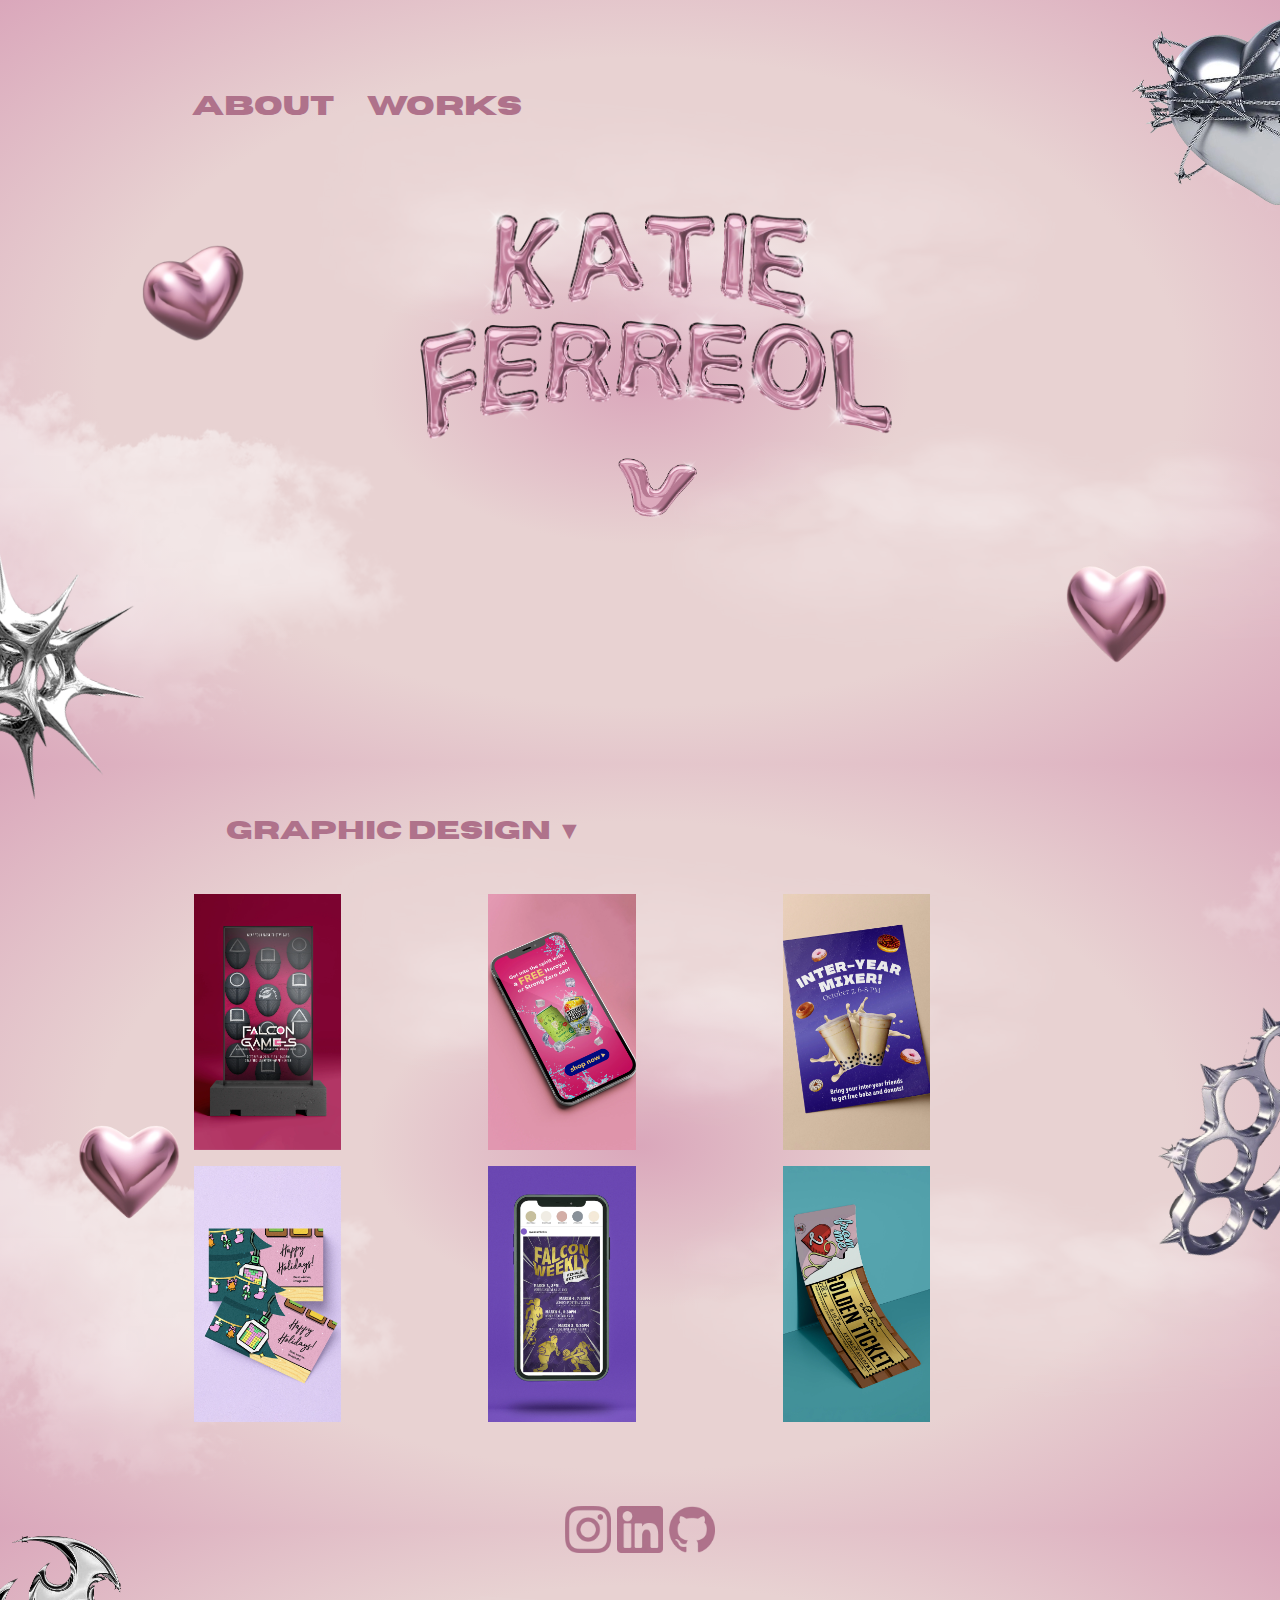
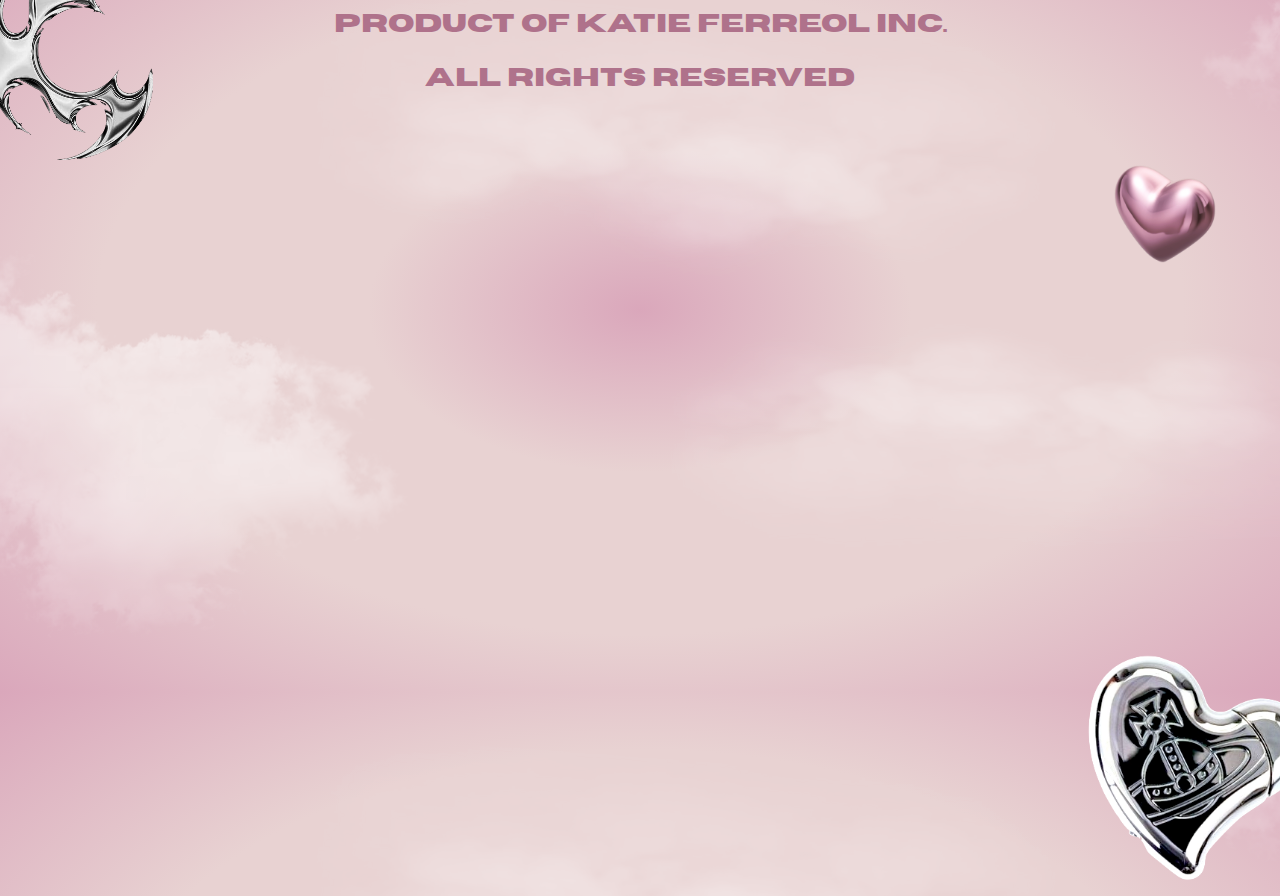
<file: index.html>
<!Doctype HTML>
<html lang="en">
	<head>
		<title>Katie's Portfolio</title>
        <link rel="stylesheet" type="text/css" href="css/styles.css">
        <link rel="icon" type="image/x-icon" href="img/favicon.ico">
        <link href="https://cdn.jsdelivr.net/npm/bootstrap@5.1.3/dist/css/bootstrap.min.css" rel="stylesheet" integrity="sha384-1BmE4kWBq78iYhFldvKuhfTAU6auU8tT94WrHftjDbrCEXSU1oBoqyl2QvZ6jIW3" crossorigin="anonymous">
        <link href="https://unpkg.com/aos@2.3.1/dist/aos.css" rel="stylesheet">
        <script src="js/jquery-3.5.1.min.js"></script>
        <script src="https://unpkg.com/aos@2.3.1/dist/aos.js"></script>
        <meta name="viewport" content="width=device-width, initial-scale=1.0">
        <meta charset="UTF-8">
	</head>

    <body>
        <script>
            AOS.init();
        </script>

        <div class="a">
            <ul class="navigation">
                <li><a href="about.html" aria-label="Home Page">About</a></li>
                <li><a href="#works" aria-label="Works Page" class="currentLink">Works</a></li>
            </ul>
        </div>
        
        <header  data-aos="fade-up" data-aos-duration="1500" class="b">
            <div class="floating center">
                <img src="img/logo.webp" id="name" alt="Page Logo">
            </div>
            <div class="floating center">
                <a href="#works" aria-label="List of Works"><img src="img/arrowDown.webp" id="arrow" alt="Logo Arrow"></a>
            </div>
        </header>

        <div class="c">
            <section class="dropdown">
                <button class="dropbtn" id="title">Graphic Design ▼</button>
                <div class="dropdown-content">
                    <a id="one">Graphic Design</a>
                    <a id="two">Web Design</a>
                    <a id="three">Game Design</a>
                    <a id="four">Video Editing</a>
                    <a id="five">Illustration</a>
                </div>
            </section>

            <div id="works">
                <div id="graphicDesign">
                    <section class="listContainer">
                        <div class="listItem">
                            <div class="container">
                                <img src="img/gd1.webp" alt="Graphic Design 1" class="image">
                                <a href="falconGames.html" aria-label="Falcon Games Page"><div class="overlay"><div class="text">Falcon Games<br>(2021)</div></div></a>
                            </div>
                        </div>
                        <div class="listItem">
                            <div class="container">
                                <img src="img/gd2.webp" alt="Graphic Design 2" class="image">
                                <a href="foodPanda.html" aria-label="Foodpanda Page"><div class="overlay"><div class="text">Foodpanda<br>(2021)</div></div></a>
                            </div>
                        </div>
                        <div class="listItem">
                            <div class="container">
                                <img src="img/gd3.webp" alt="Graphic Design 3" class="image">
                                <a href="programmingBoard.html" aria-label="Programming Board Page"><div class="overlay"><div class="text">Events Board<br>(2020-2021)</div></div></a>
                            </div>
                        </div>
                        <div class="listItem">
                            <div class="container">
                                <img src="img/gd4.webp" alt="Graphic Design 4" class="image">
                                <a href="imagiLabs.html" aria-label="imagiLabs Page"><div class="overlay"><div class="text">Imagilabs Co.<br>(2020)</div></div></a>
                            </div>
                        </div>
                        <div class="listItem">
                            <div class="container">
                                <img src="img/gd5.webp" alt="Graphic Design 4" class="image">
                                <a href="athletics.html" aria-label="Athletics Page"><div class="overlay"><div class="text">NYUAD Athletics<br>(2020)</div></div></a>
                            </div>
                        </div>
                        <div class="listItem">
                            <div class="container">
                                <img src="img/gd6.webp" alt="Graphic Design 5" class="image">
                                <a href="fromMe2U.html" aria-label="From Me 2 U Page"><div class="overlay"><div class="text">From Me<br>2 U<br>(2018)</div></div></a>
                            </div>
                        </div>
                    </section>
                </div>

                <div id="webDesign" style="display:none">
                    <section class="listContainer" id="works">
                        <div class="listItem">
                            <div class="container">
                                <img src="img/wd1.webp" alt="Web Design 1" class="image">
                                <a href="aboutKatie.html" aria-label="About Katie Page"><div class="overlay"><div class="text">About Katie<br>(2022)</div></div></a>
                            </div>
                        </div>
                        <div class="listItem">
                            <div class="container">
                                <img src="img/wd2.webp" alt="Web Design 2" class="image">
                                <a href="keyboardKulture.html" aria-label="Keyboard Kulture Page"><div class="overlay"><div class="text">Keyboard Kulture<br>(2022)</div></div></a>
                            </div>
                        </div>
                        <div class="listItem">
                            <div class="container">
                                <img src="img/wd3.webp" alt="Web Design 3" class="image">
                                <a href="portfolio.html" aria-label="Portfolio Page"><div class="overlay"><div class="text">Github Portfolio<br>(2020)</div></div></a>
                            </div>
                        </div>
                        <div class="listItem">
                            <div class="container">
                                <img src="img/wd4.webp" alt="Web Design 4" class="image">
                                <a href="memorabilia.html" aria-label="Memorabilia Page"><div class="overlay"><div class="text">Memorabilia<br>(2021)</div></div></a>
                            </div>
                        </div>
                        <div class="listItem">
                            <div class="container">
                                <img src="img/wd5.webp" alt="Web Design 4" class="image">
                                <a href="vengeance.html" aria-label="Vengeance Page"><div class="overlay"><div class="text">Vengeance<br>(2020)</div></div></a>
                            </div>
                        </div>
                    </section>
                </div>

                <div id="video" style="display:none">
                    <section class="listContainer" id="works">
                        <div class="listItem">
                            <div class="container">
                                <img src="img/video1.webp" alt="Web Design 1" class="image">
                                <a href="https://youtu.be/Cd3Ei0t9PLg" target="_blank" aria-label="About Katie Page"><div class="overlay1"><div class="text">
                                    Release year: 2020<br><br>Two NYUAD students explore the possible combinations of the Dining Hall menu while reminiscing on their favorite national dishes.<br><br>Roles: Director, Editor, Cameraman</div></div></a>
                            </div>
                        </div>
                        <div class="listItem">
                            <div class="container">
                                <img src="img/video2.webp" alt="Web Design 2" class="image">
                                <a href="https://youtu.be/gpSf4K1ciUw" target="_blank" aria-label="Keyboard Kulture Page"><div class="overlay1"><div class="text">
                                    Release year: 2019<br><br>After getting in a car accident that takes her hearing, a high school girl must navigate her new life in a world of silence.<br><br>Roles: Editor, Actress</div></div></a>
                            </div>
                        </div>
                        <div class="listItem">
                            <div class="container">
                                <img src="img/video3.webp" alt="Web Design 3" class="image">
                                <a href="https://vimeo.com/432189850" target="_blank" aria-label="Memorabilia Page"><div class="overlay1"><div class="text">
                                    Release year: 2020<br><br>Told in the pandemic era, three friends take part in an online truth or dare website. Little do they know, things will get deadly.<br><br>Roles: Director, Editor, Actress</div></div></a>
                            </div>
                        </div>
                        <div class="listItem">
                            <div class="container">
                                <img src="img/video4.webp" alt="Web Design 4" class="image">
                                <a href="https://youtu.be/h95adoL1Bx0" target="_blank" aria-label="Portfolio Page"><div class="overlay1"><div class="text">
                                    Release year: 2019<br><br>An aspiring journalist tackles political dangers and severed family ties under the infamous Marcos dictatorship.<br><br>Roles: Editor, Actress</div></div></a>
                            </div>
                        </div>
                        <div class="listItem">
                            <div class="container">
                                <img src="img/video5.webp" alt="Web Design 4" class="image">
                                <a href="https://youtu.be/4z0iylf7MC4" target="_blank" aria-label="Vengeance Page"><div class="overlay1"><div class="text">
                                    Release year: 2020<br><br>A travel video of my January term in Addis Ababa and Gondar, Ethiopia, with the Ethiopian Educational Foundation.<br><br>Roles: Editor, Cameraman</div></div></a>
                            </div>
                        </div>
                        <div class="listItem">
                            <div class="container">
                                <img src="img/video6.webp" alt="Web Design 4" class="image">
                                <a href="https://www.youtube.com/channel/UCIMQMpLUOpkkZj0aeIW9qpw" target="_blank" aria-label="Kaytunay Page"><div class="overlay1"><div class="text">
                                    Release year: 2022<br><br>My YouTube Channel of my daily adventures, which blew up thanks to my posted TikTok that garnered 150,000 likes.<br><br>Roles: Editor, Cameraman</div></div></a>
                            </div>
                        </div>
                    </section>
                </div>

                <div id="illustration" style="display:none">
                    <section class="listContainer" id="works">
                        <div class="listItem">
                            <div class="container">
                                <img src="img/ill1.webp" alt="Illustration 1" class="image">
                                <a href="gazelle.html" aria-label="NYUAD Gazelle Page"><div class="overlay"><div class="text">NYUAD Gazelle<br>(2020-2021)</div></div></a>
                            </div>
                        </div>
                        <div class="listItem">
                            <div class="container">
                                <img src="img/ill2.webp" alt="Illustration 2" class="image">
                                <a href="leeJieun.html" aria-label="Lee Jieun Page"><div class="overlay"><div class="text">Lee Jieun<br>(2020)</div></div></a>
                            </div>
                        </div>
                        <div class="listItem">
                            <div class="container">
                                <img src="img/ill3.webp" alt="Illustration 3" class="image">
                                <a href="programmingBoard.html" aria-label="Programming Board Page"><div class="overlay"><div class="text">Events Board<br>(2020-2021)</div></div></a>
                            </div>
                        </div>
                    </section>
                </div>
            </div>
        </div>

        <footer class="d center">
            <a href="https://www.instagram.com/ferreolkatie/?hl=en" aria-label="Instagram Page"><img src="img/instagram.webp" alt="Instagram Logo" ></a>
            <a href="https://www.linkedin.com/in/kathleen-marie-katie-ferreol-2a06711b8/" aria-label="LinkedIn Page"><img src="img/linkedin.webp" alt="Linkedin Logo"></a>
            <a href="https://github.com/katieferreol" aria-label="Github Page"><img src="img/github.webp" alt="Github Logo"></a>
            <p>Product of Katie Ferreol inc.</p>
            <p>All rights reserved</p>
        </footer>	

        <div class="hearts">
            <img class="floating" id="pinkHeart1" src="img/pinkHeart1.webp" alt="Pink Heart">
            <img class="floating" id="pinkHeart2" src="img/pinkHeart2.webp" alt="Pink Heart">
            <img class="floating" id="pinkHeart3" src="img/pinkHeart3.webp" alt="Pink Heart">
            <img class="floating" id="pinkHeart4" src="img/pinkHeart4.webp" alt="Pink Heart">
        </div>

        <div class="backgroundItems">    
            <img id="silver1" src="img/silver1.webp" alt="Silver Heart">
            <img id="silver2" src="img/silver2.webp" alt="Silver Ball">
            <img id="silver3" src="img/silver3.webp" alt="Silver Knuckle">
            <img id="silver4" src="img/silver4.webp" alt="Silver Star">
            <img id="silver5" src="img/silver5.webp" alt="Silver Heart 2">
        </div>

        <script src="js/home.js"></script>

    </body>

</html>
</file>
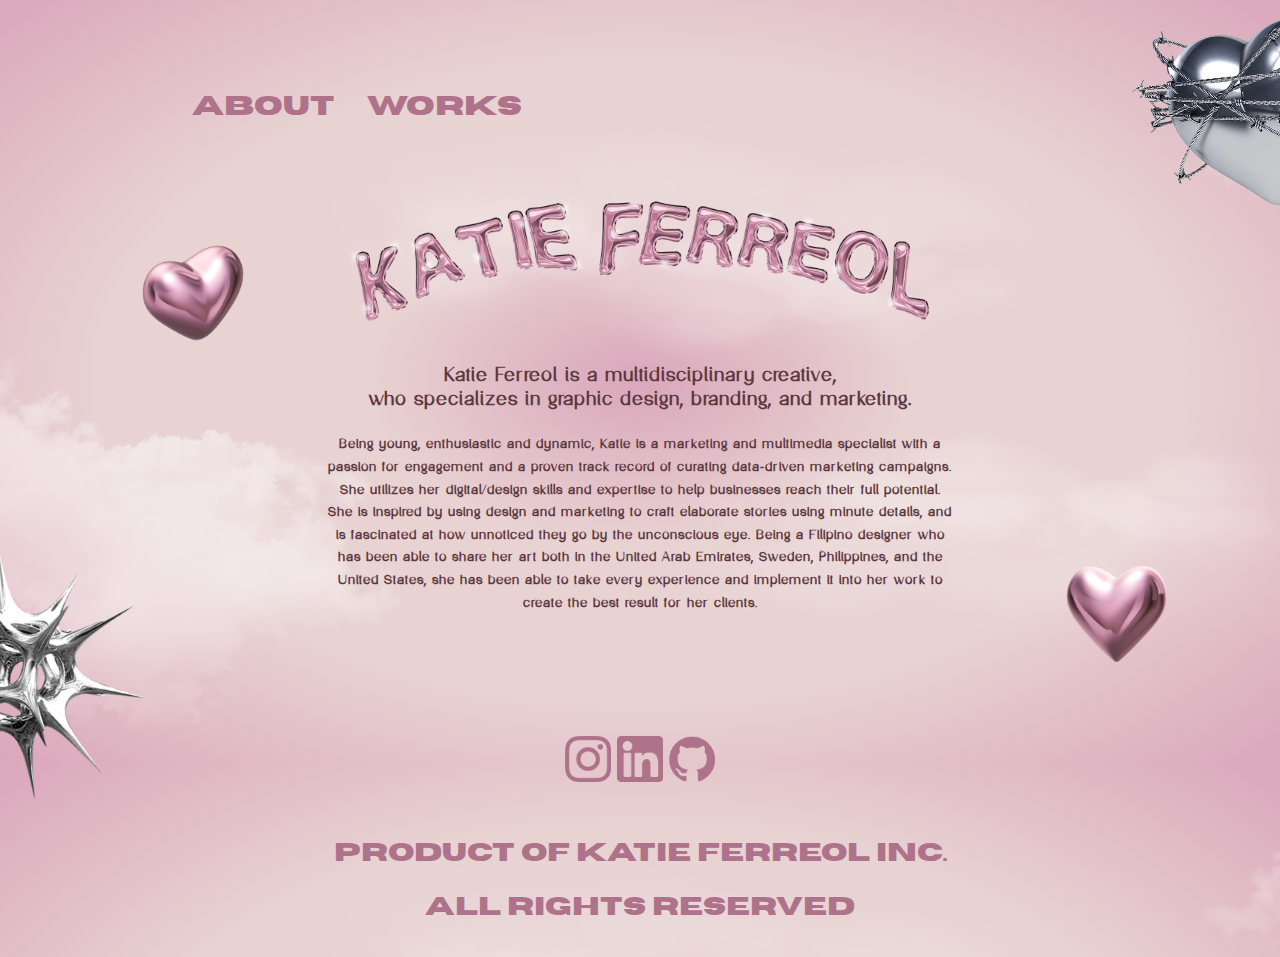
<file: about.html>
<!Doctype HTML>
<html lang="en">
	<head>
		<title>Katie's Portfolio</title>
        <link rel="stylesheet" type="text/css" href="css/styles.css">
        <link rel="icon" type="image/x-icon" href="img/favicon.ico">
        <link href="https://cdn.jsdelivr.net/npm/bootstrap@5.1.3/dist/css/bootstrap.min.css" rel="stylesheet" integrity="sha384-1BmE4kWBq78iYhFldvKuhfTAU6auU8tT94WrHftjDbrCEXSU1oBoqyl2QvZ6jIW3" crossorigin="anonymous">
        <script src="js/jquery-3.5.1.min.js"></script>
        <link href="https://unpkg.com/aos@2.3.1/dist/aos.css" rel="stylesheet">
        <meta name="viewport" content="width=device-width, initial-scale=1.0">
        <script src="https://unpkg.com/aos@2.3.1/dist/aos.js"></script>
        <meta charset="UTF-8">
	</head>

    <body>

        <div class="a">
            <ul class="navigation">
                <li><a href="#" aria-label="Home Page" class="currentLink">About</a></li>
                <li><a href="index.html#works" aria-label="Works Page">Works</a></li>
            </ul>
        </div>
        
        <header class="b">
            <div class="center">
                <img src="img/aboutlogo.webp" id="aboutLogo" alt="About Logo">
            </div>
        </header>

        <div class="c">
            <div class="aboutDescription">
                <h3 class="center">Katie Ferreol is a multidisciplinary creative,<br>who specializes in graphic design, branding, and marketing.</h3>
                <h5 class="center">Being young, enthusiastic and dynamic, Katie is a marketing and multimedia specialist with
                    a passion for engagement and a proven track record of curating data-driven marketing campaigns.
                    She utilizes her digital/design skills and expertise to help businesses reach their full potential.
                    She is inspired by using design and marketing to craft elaborate stories using minute details, and is fascinated
                    at how unnoticed they go by the unconscious eye. Being a Filipino designer who has been able to share
                    her art both in the United Arab Emirates, Sweden, Philippines, and the United States, she has been able
                    to take every experience and implement it into her work to create the best result for her clients.
                </h5>
            </div>
        </div>

        <footer class="d center">
            <a href="https://www.instagram.com/ferreolkatie/?hl=en" aria-label="Instagram Page"><img src="img/instagram.webp" alt="Instagram Logo" ></a>
            <a href="https://www.linkedin.com/in/kathleen-marie-katie-ferreol-2a06711b8/" aria-label="LinkedIn Page"><img src="img/linkedin.webp" alt="Linkedin Logo"></a>
            <a href="https://github.com/katieferreol" aria-label="Github Page"><img src="img/github.webp" alt="Github Logo"></a>
            <p>Product of Katie Ferreol inc.</p>
            <p>All rights reserved</p>
        </footer>	

        <div class="hearts">
            <img class="floating" id="pinkHeart1" src="img/pinkHeart1.webp" alt="Pink Heart">
            <img class="floating" id="pinkHeart2" src="img/pinkHeart2.webp" alt="Pink Heart">
        </div>

        <div class="backgroundItems">    
            <img id="silver1" src="img/silver1.webp" alt="Silver Heart">
            <img id="silver2" src="img/silver2.webp" alt="Silver Ball">
        </div>

        <script src="js/script.js"></script>
        
    </body>

</html>
</file>
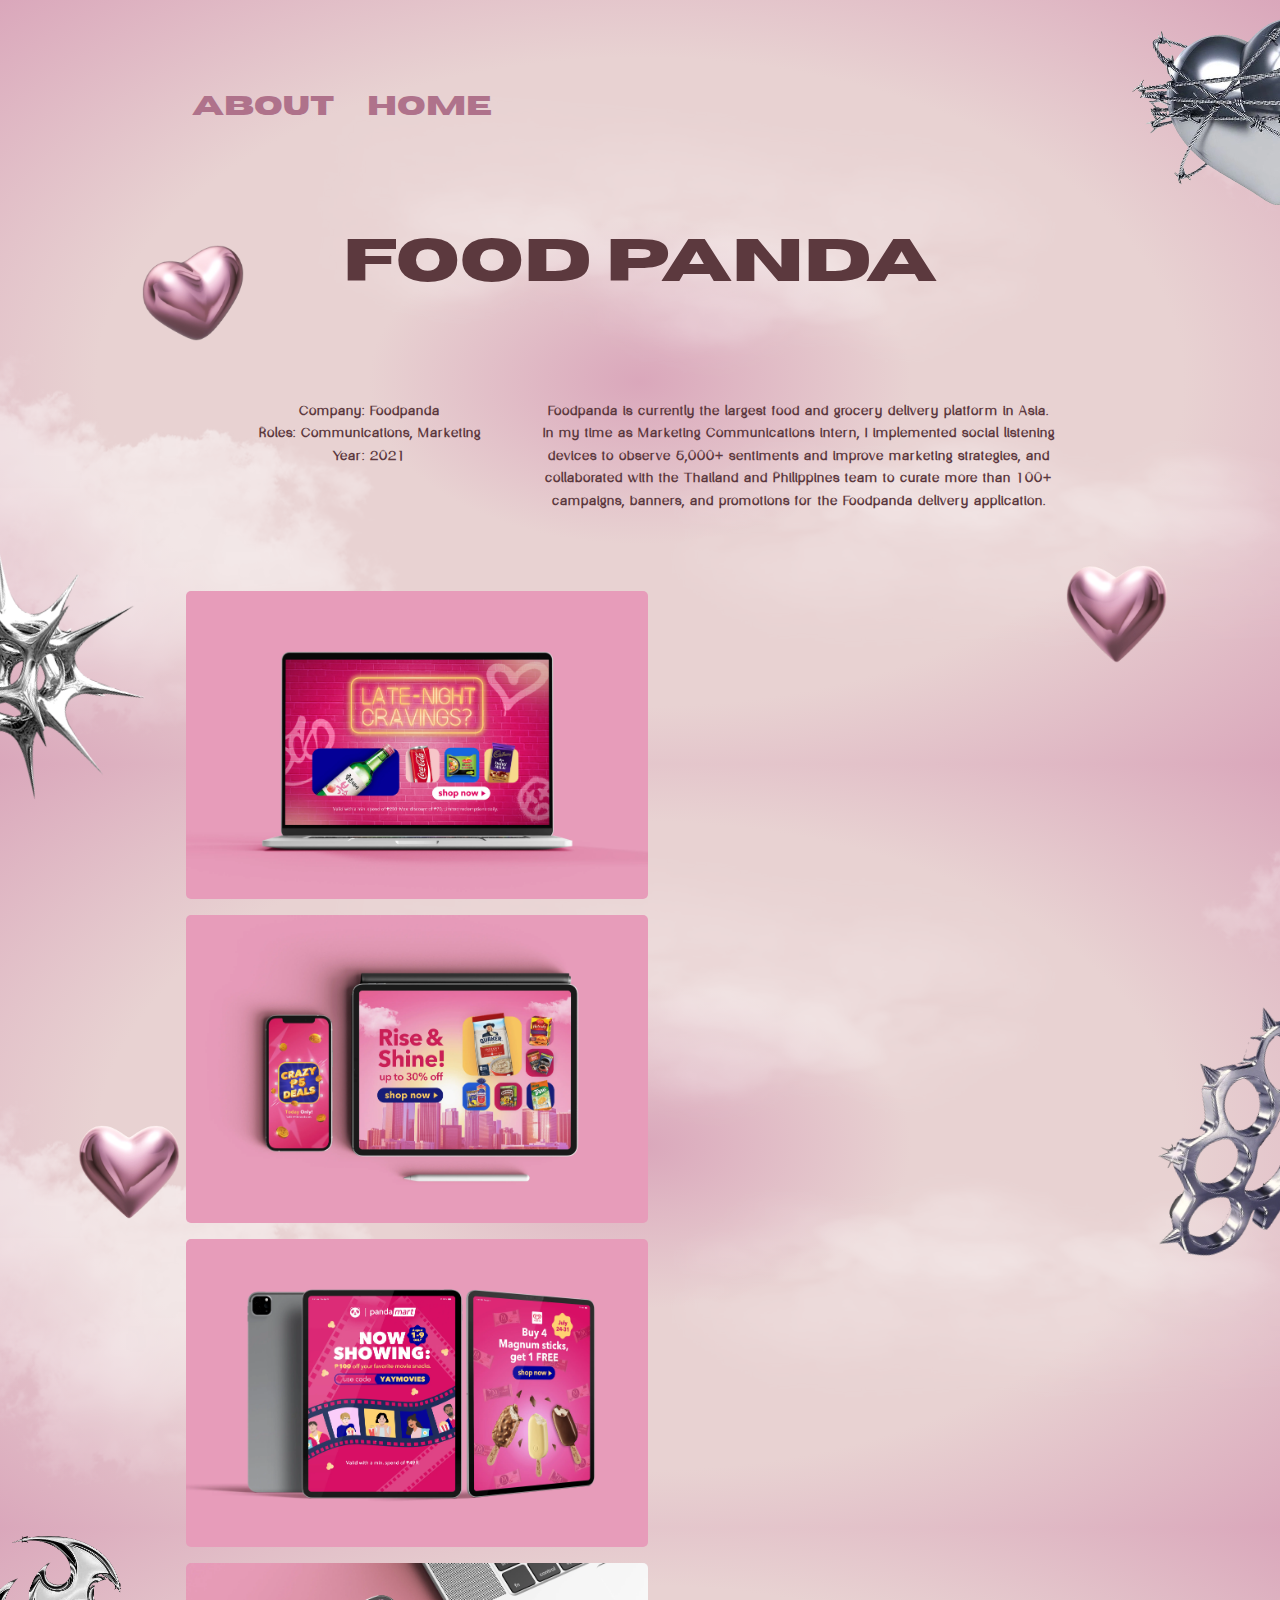
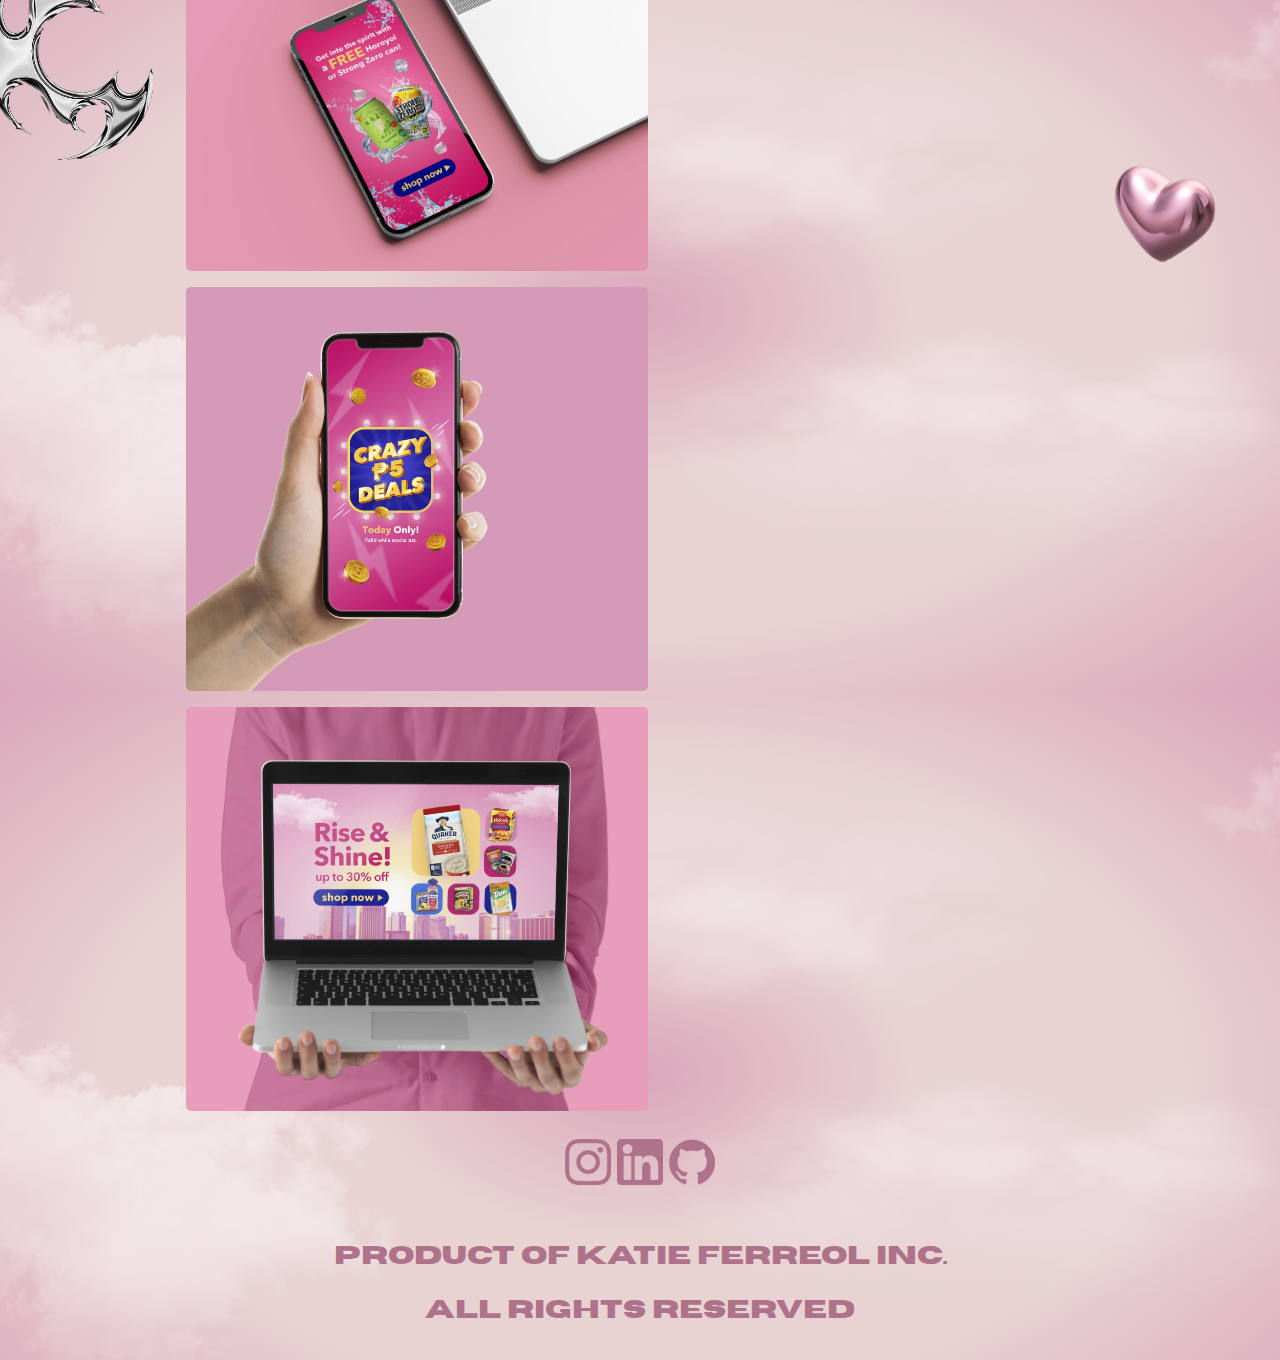
<file: foodPanda.html>
<!Doctype HTML>
<html lang="en">
	<head>
		<title>Katie's Portfolio</title>
        <link rel="stylesheet" type="text/css" href="css/styles.css">
        <link rel="icon" type="image/x-icon" href="img/favicon.ico">
        <link href="https://cdn.jsdelivr.net/npm/bootstrap@5.1.3/dist/css/bootstrap.min.css" rel="stylesheet" integrity="sha384-1BmE4kWBq78iYhFldvKuhfTAU6auU8tT94WrHftjDbrCEXSU1oBoqyl2QvZ6jIW3" crossorigin="anonymous">
        <link href="https://unpkg.com/aos@2.3.1/dist/aos.css" rel="stylesheet">
        <script src="js/jquery-3.5.1.min.js"></script>
        <meta name="viewport" content="width=device-width, initial-scale=1.0">
        <meta charset="UTF-8">
	</head>

    <body>

        <div class="a">
            <ul class="navigation">
                <li><a href="about.html" aria-label="Home Page">About</a></li>
                <li><a href="index.html" aria-label="Works Page" class="currentLink">Home</a></li>
            </ul>
        </div>
        
        <header class="b center">
            <h1 class="workTitle">Food panda</h1>
        </header>

        <div class="c">
            <section class="workContainer">
                <h5 class="workDescription center">
                    Company: Foodpanda<br>
                    Roles: Communications, Marketing<br>
                    Year: 2021
                </h5>
                <h5 class="des2 workDescription center">
                    Foodpanda is currently the largest food and grocery delivery platform in Asia. In my time as 
                    Marketing Communications intern, I implemented social listening devices to observe 5,000+ sentiments and improve marketing strategies,
                    and collaborated with the Thailand and Philippines team to curate more than 100+ campaigns, banners, and promotions for the Foodpanda
                    delivery application.
                </h5>
            </section>

            <section class="containerContainer">
                <div class="containerItem">
                    <img id="myImg1" src="img/foodPanda1.webp" alt="Foodpanda 1">
                    <div id="myModal1" class="modal">
                        <img class="modal-content" id="img01">
                     </div>
                </div>
                <div class="containerItem">
                    <img id="myImg2" src="img/foodPanda2.webp" alt="Foodpanda 2">
                    <div id="myModal2" class="modal">
                        <img class="modal-content" id="img02">
                     </div>
                </div>
                <div class="containerItem">
                    <img id="myImg3" src="img/foodPanda6.webp" alt="Foodpanda 3">
                    <div id="myModal3" class="modal">
                        <img class="modal-content" id="img03">
                     </div>
                </div>
                <div class="containerItem">
                    <img id="myImg4" src="img/foodPanda3.webp" alt="Foodpanda 4">
                    <div id="myModal4" class="modal">
                        <img class="modal-content" id="img04">
                     </div>
                </div>
                <div class="containerItem">
                    <img id="myImg5" src="img/foodPanda5.webp" alt="Foodpanda 5">
                    <div id="myModal5" class="modal">
                        <img class="modal-content" id="img05">
                     </div>
                </div>
                <div class="containerItem">
                    <img id="myImg6" src="img/foodPanda4.webp" alt="Foodpanda 6">
                    <div id="myModal6" class="modal">
                        <img class="modal-content" id="img06">
                     </div>
                </div>
            </section>
        </div>

        <footer class="d center">
            <a href="https://www.instagram.com/ferreolkatie/?hl=en" aria-label="Instagram Page"><img src="img/instagram.webp" alt="Instagram Logo" ></a>
            <a href="https://www.linkedin.com/in/kathleen-marie-katie-ferreol-2a06711b8/" aria-label="LinkedIn Page"><img src="img/linkedin.webp" alt="Linkedin Logo"></a>
            <a href="https://github.com/katieferreol" aria-label="Github Page"><img src="img/github.webp" alt="Github Logo"></a>
            <p>Product of Katie Ferreol inc.</p>
            <p>All rights reserved</p>
        </footer>	

        <div class="hearts">
            <img class="floating" id="pinkHeart1" src="img/pinkHeart1.webp" alt="Pink Heart">
            <img class="floating" id="pinkHeart2" src="img/pinkHeart2.webp" alt="Pink Heart">
            <img class="floating" id="pinkHeart3" src="img/pinkHeart3.webp" alt="Pink Heart">
            <img class="floating" id="pinkHeart4" src="img/pinkHeart4.webp" alt="Pink Heart">
        </div>

        <div class="backgroundItems">    
            <div class="backgroundItems">    
                <img id="silver1" src="img/silver1.webp" alt="Silver Heart">
                <img id="silver2" src="img/silver2.webp" alt="Silver Ball">
                <img id="silver3" src="img/silver3.webp" alt="Silver Knuckle">
                <img id="silver4" src="img/silver4.webp" alt="Silver Star">
            </div>
        </div>

        <script src="js/script.js"></script>

    </body>

</html>
</file>
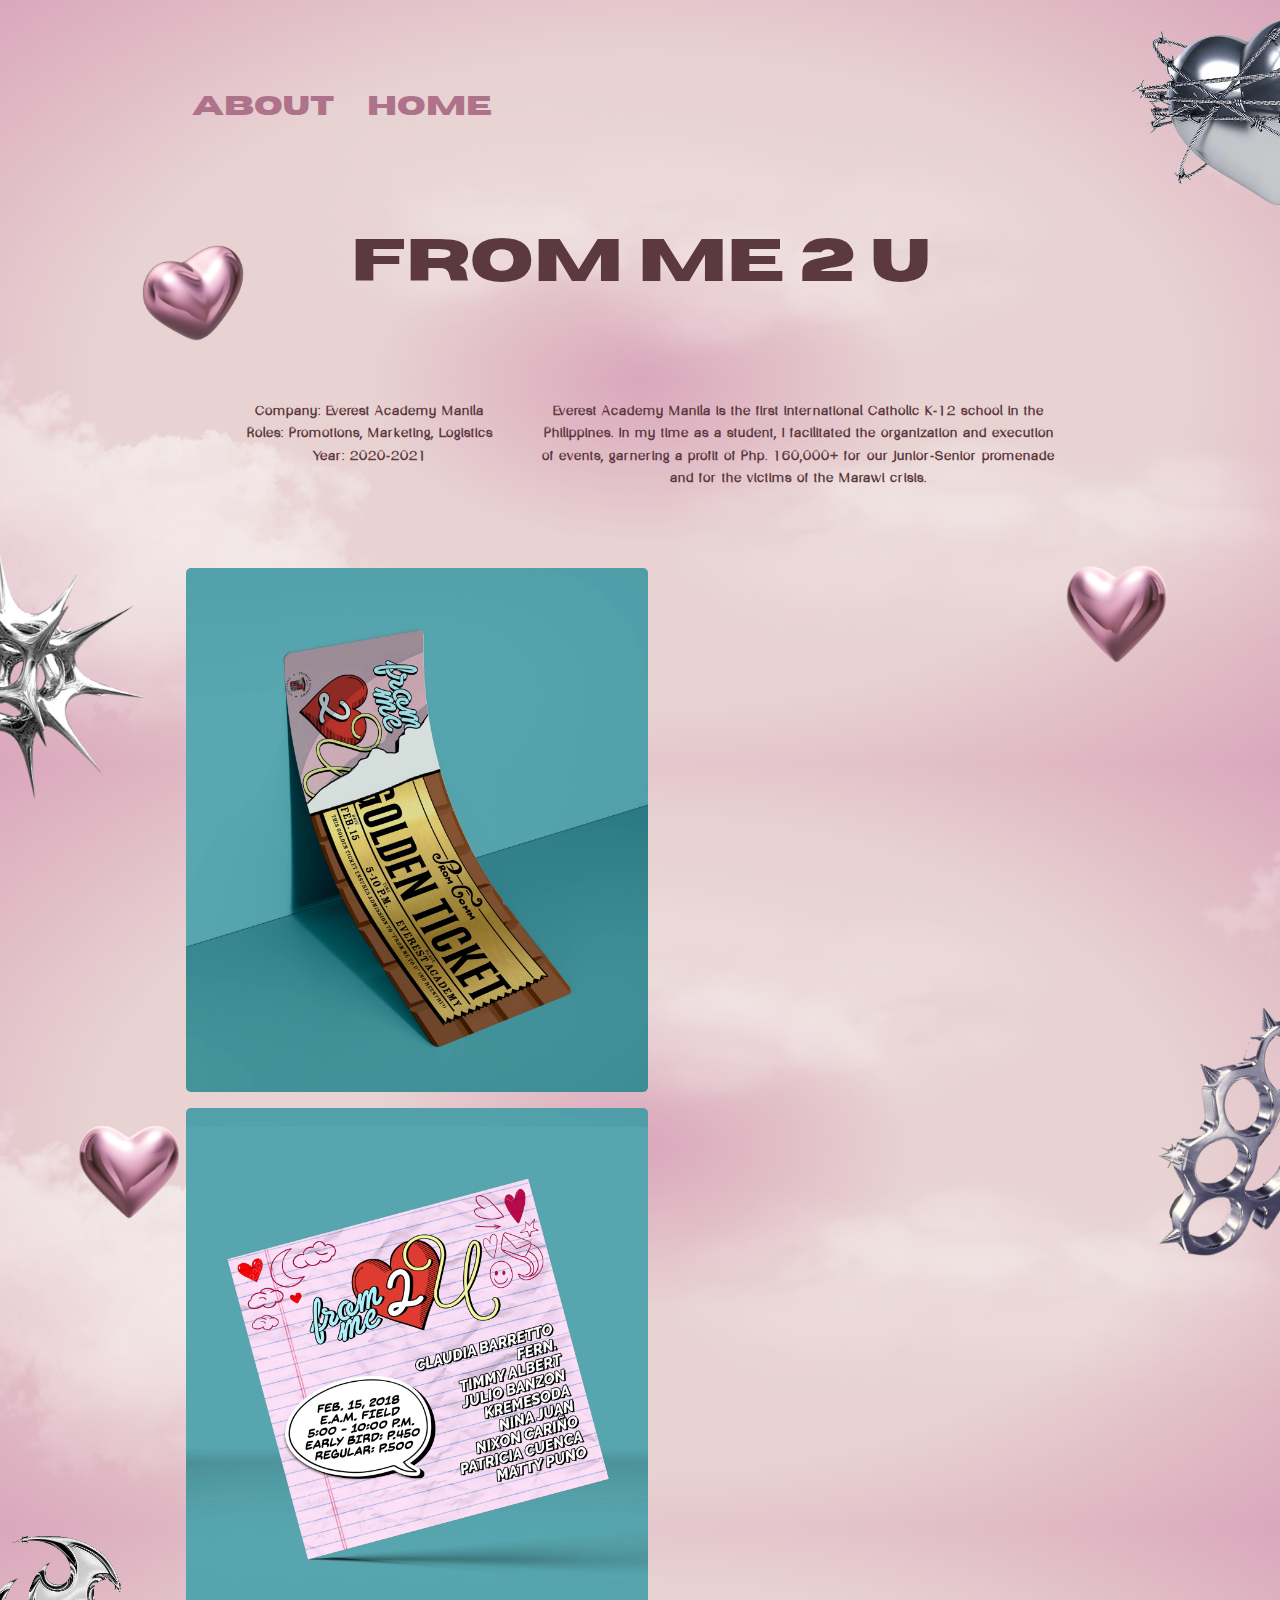
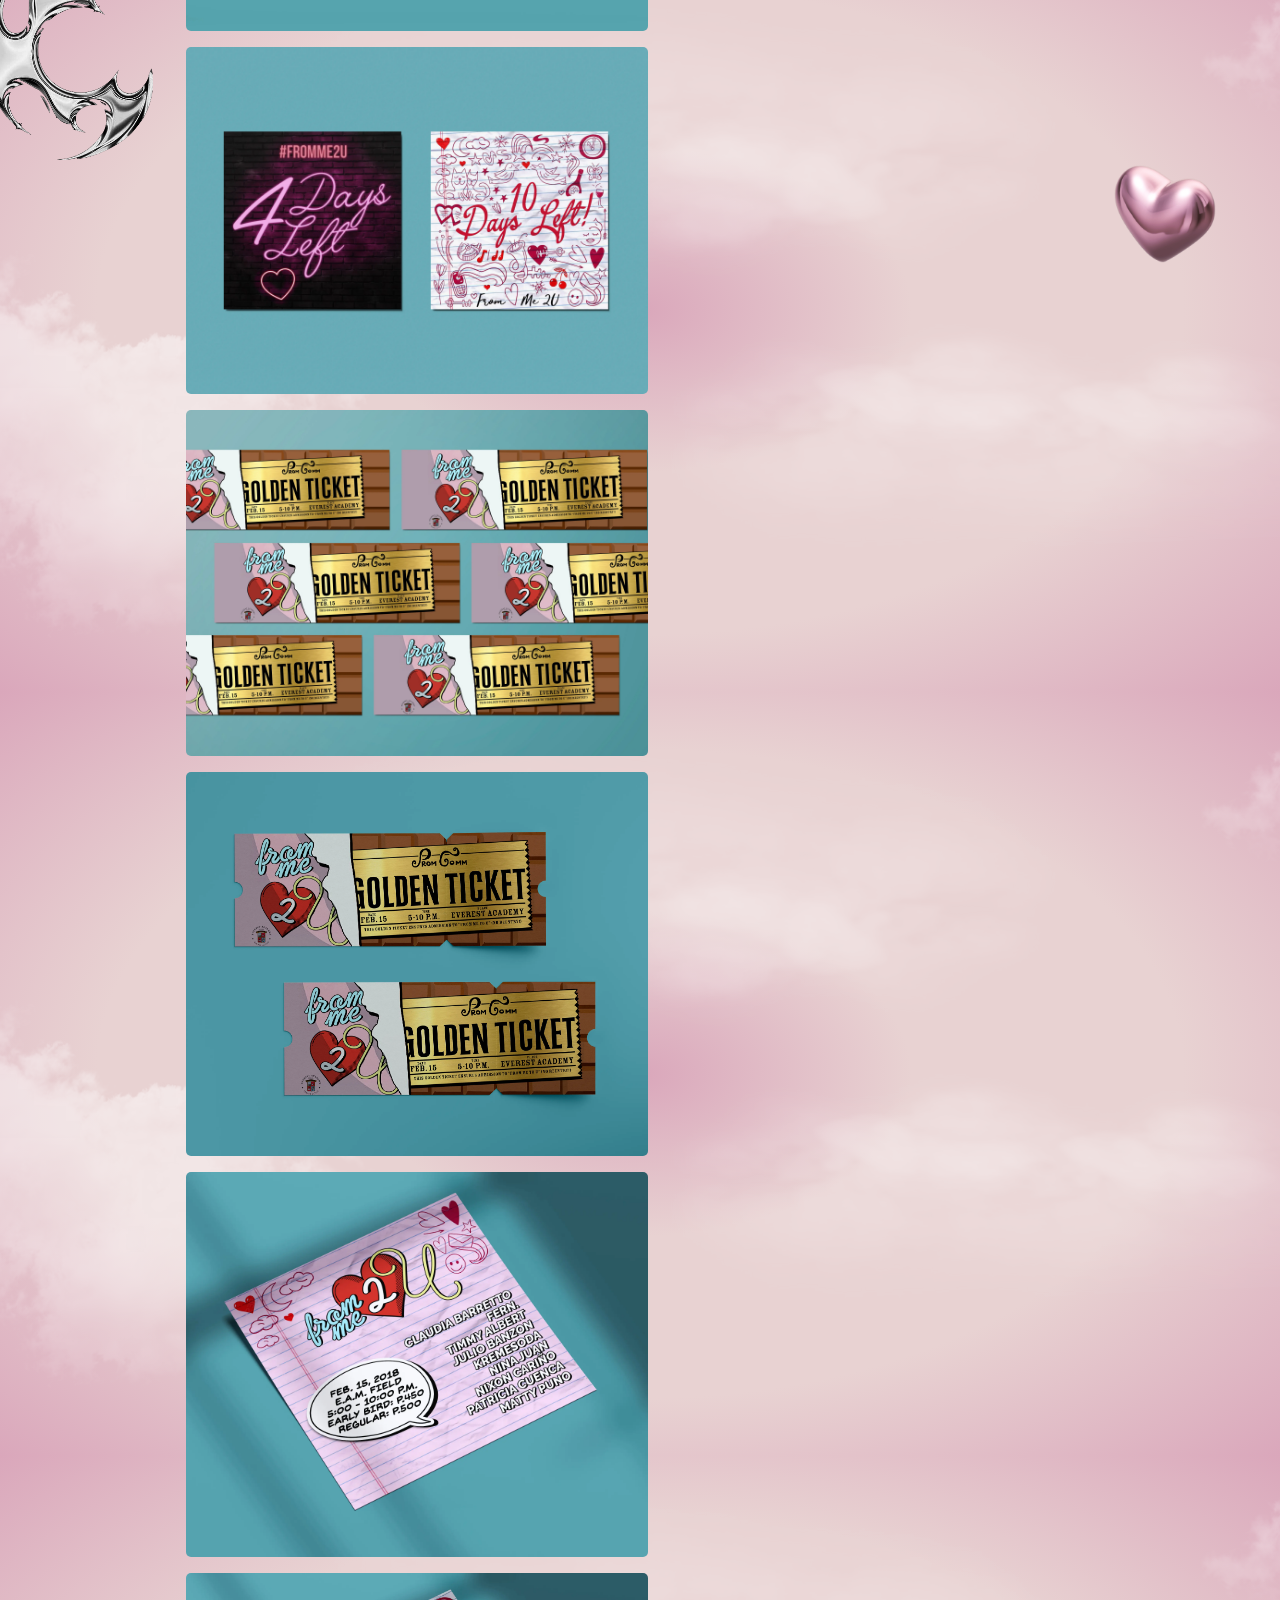
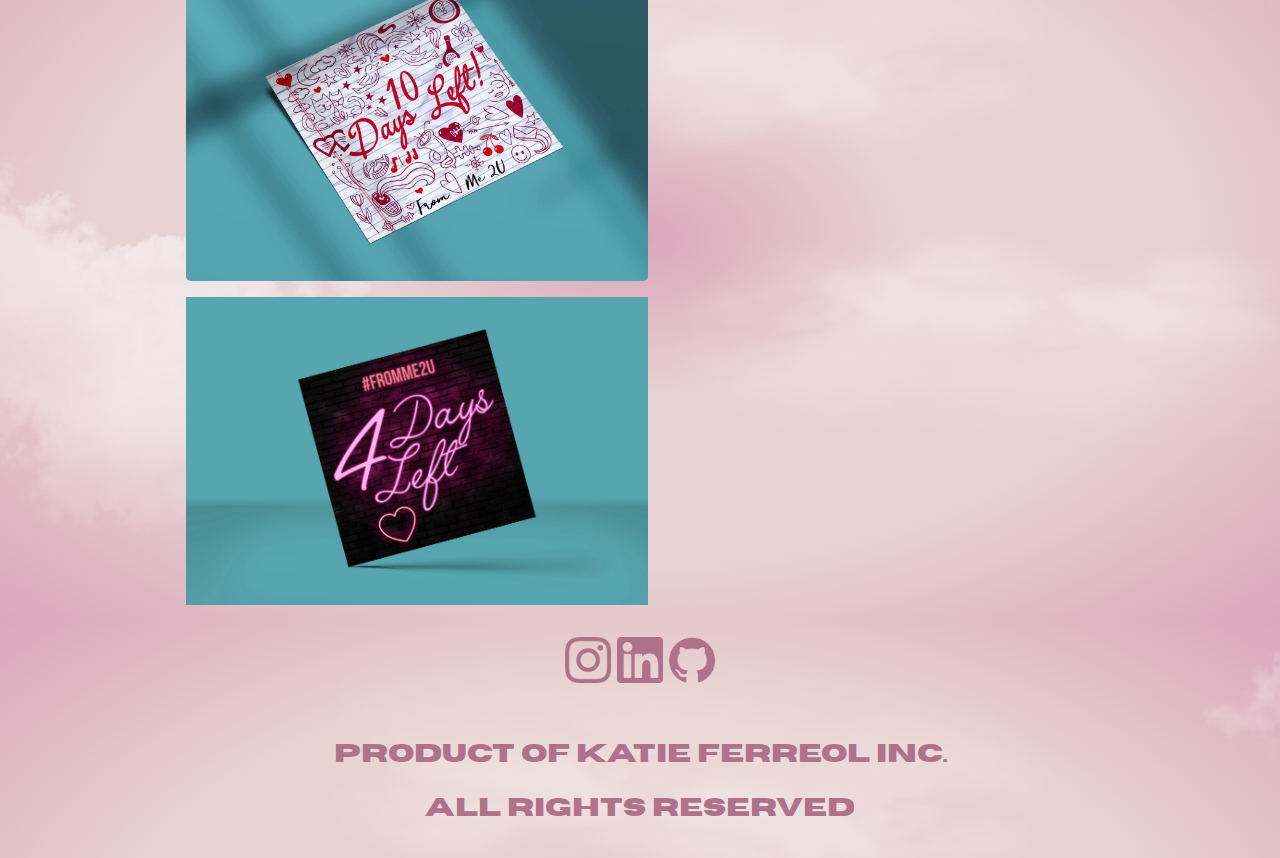
<file: fromMe2U.html>
<!Doctype HTML>
<html lang="en">
	<head>
		<title>Katie's Portfolio</title>
        <link rel="stylesheet" type="text/css" href="css/styles.css">
        <link rel="icon" type="image/x-icon" href="img/favicon.ico">
        <link href="https://cdn.jsdelivr.net/npm/bootstrap@5.1.3/dist/css/bootstrap.min.css" rel="stylesheet" integrity="sha384-1BmE4kWBq78iYhFldvKuhfTAU6auU8tT94WrHftjDbrCEXSU1oBoqyl2QvZ6jIW3" crossorigin="anonymous">
        <link href="https://unpkg.com/aos@2.3.1/dist/aos.css" rel="stylesheet">
        <script src="js/jquery-3.5.1.min.js"></script>
        <meta name="viewport" content="width=device-width, initial-scale=1.0">
        <meta charset="UTF-8">
	</head>

    <body>

        <div class="a">
            <ul class="navigation">
                <li><a href="about.html" aria-label="Home Page">About</a></li>
                <li><a href="index.html" aria-label="Works Page" class="currentLink">Home</a></li>
            </ul>
        </div>
        
        <header class="b center">
            <h1 class="workTitle">From Me 2 U</h1>
        </header>

        <div class="c">
            <section class="workContainer">
                <h5 class="workDescription center">
                    Company: Everest Academy Manila<br>
                    Roles: Promotions, Marketing, Logistics<br>
                    Year: 2020-2021
                </h5>
                <h5 class="des2 workDescription center">
                    Everest Academy Manila is the first international Catholic K-12 school in the Philippines.
                    In my time as a student, I facilitated the organization and execution of events,
                    garnering a profit of Php. 160,000+ for our Junior-Senior promenade and for the victims of the Marawi crisis.

                </h5>
            </section>

            <section class="containerContainer">
                <div class="containerItem">
                    <img id="myImg1" src="img/fromMetoU1.webp" alt="From Me 2 U 1">
                    <div id="myModal1" class="modal">
                        <img class="modal-content" id="img01">
                     </div>
                </div>
                <div class="containerItem">
                    <img id="myImg2" src="img/fromMetoU5.webp" alt="From Me 2 U 2">
                    <div id="myModal2" class="modal">
                        <img class="modal-content" id="img02">
                     </div>
                </div>
                <div class="containerItem">
                    <img id="myImg3" src="img/fromMetoU6.webp" alt="From Me 2 U 3">
                    <div id="myModal3" class="modal">
                        <img class="modal-content" id="img03">
                     </div>
                </div>
                <div class="containerItem">
                    <img id="myImg4" src="img/fromMetoU3.webp" alt="From Me 2 U 4">
                    <div id="myModal4" class="modal">
                        <img class="modal-content" id="img04">
                     </div>
                </div>
                <div class="containerItem">
                    <img id="myImg5" src="img/fromMetoU2.webp" alt="From Me 2 U 5">
                    <div id="myModal5" class="modal">
                        <img class="modal-content" id="img05">
                     </div>
                </div>
                <div class="containerItem">
                    <img id="myImg6" src="img/fromMetoU4.webp" alt="From Me 2 U 6">
                    <div id="myModal6" class="modal">
                        <img class="modal-content" id="img06">
                     </div>
                </div>
                <div class="containerItem">
                    <img id="myImg7" src="img/fromMetoU7.webp" alt="From Me 2 U 7">
                    <div id="myModal7" class="modal">
                        <img class="modal-content" id="img07">
                     </div>
                </div>
                <div class="containerItem">
                    <img id="myImg8" src="img/fromMetoU8.webp" alt="From Me 2 U 8">
                    <div id="myModal8" class="modal">
                        <img class="modal-content" id="img08">
                     </div>
                </div>
            </section>
        </div>

        <footer class="d center">
            <a href="https://www.instagram.com/ferreolkatie/?hl=en" aria-label="Instagram Page"><img src="img/instagram.webp" alt="Instagram Logo" ></a>
            <a href="https://www.linkedin.com/in/kathleen-marie-katie-ferreol-2a06711b8/" aria-label="LinkedIn Page"><img src="img/linkedin.webp" alt="Linkedin Logo"></a>
            <a href="https://github.com/katieferreol" aria-label="Github Page"><img src="img/github.webp" alt="Github Logo"></a>
            <p>Product of Katie Ferreol inc.</p>
            <p>All rights reserved</p>
        </footer>	

        <div class="hearts">
            <img class="floating" id="pinkHeart1" src="img/pinkHeart1.webp" alt="Pink Heart">
            <img class="floating" id="pinkHeart2" src="img/pinkHeart2.webp" alt="Pink Heart">
            <img class="floating" id="pinkHeart3" src="img/pinkHeart3.webp" alt="Pink Heart">
            <img class="floating" id="pinkHeart4" src="img/pinkHeart4.webp" alt="Pink Heart">
        </div>

        <div class="backgroundItems">    
            <div class="backgroundItems">    
                <img id="silver1" src="img/silver1.webp" alt="Silver Heart">
                <img id="silver2" src="img/silver2.webp" alt="Silver Ball">
                <img id="silver3" src="img/silver3.webp" alt="Silver Knuckle">
                <img id="silver4" src="img/silver4.webp" alt="Silver Star">
            </div>
        </div>

        <script src="js/script.js"></script>

    </body>

</html>
</file>
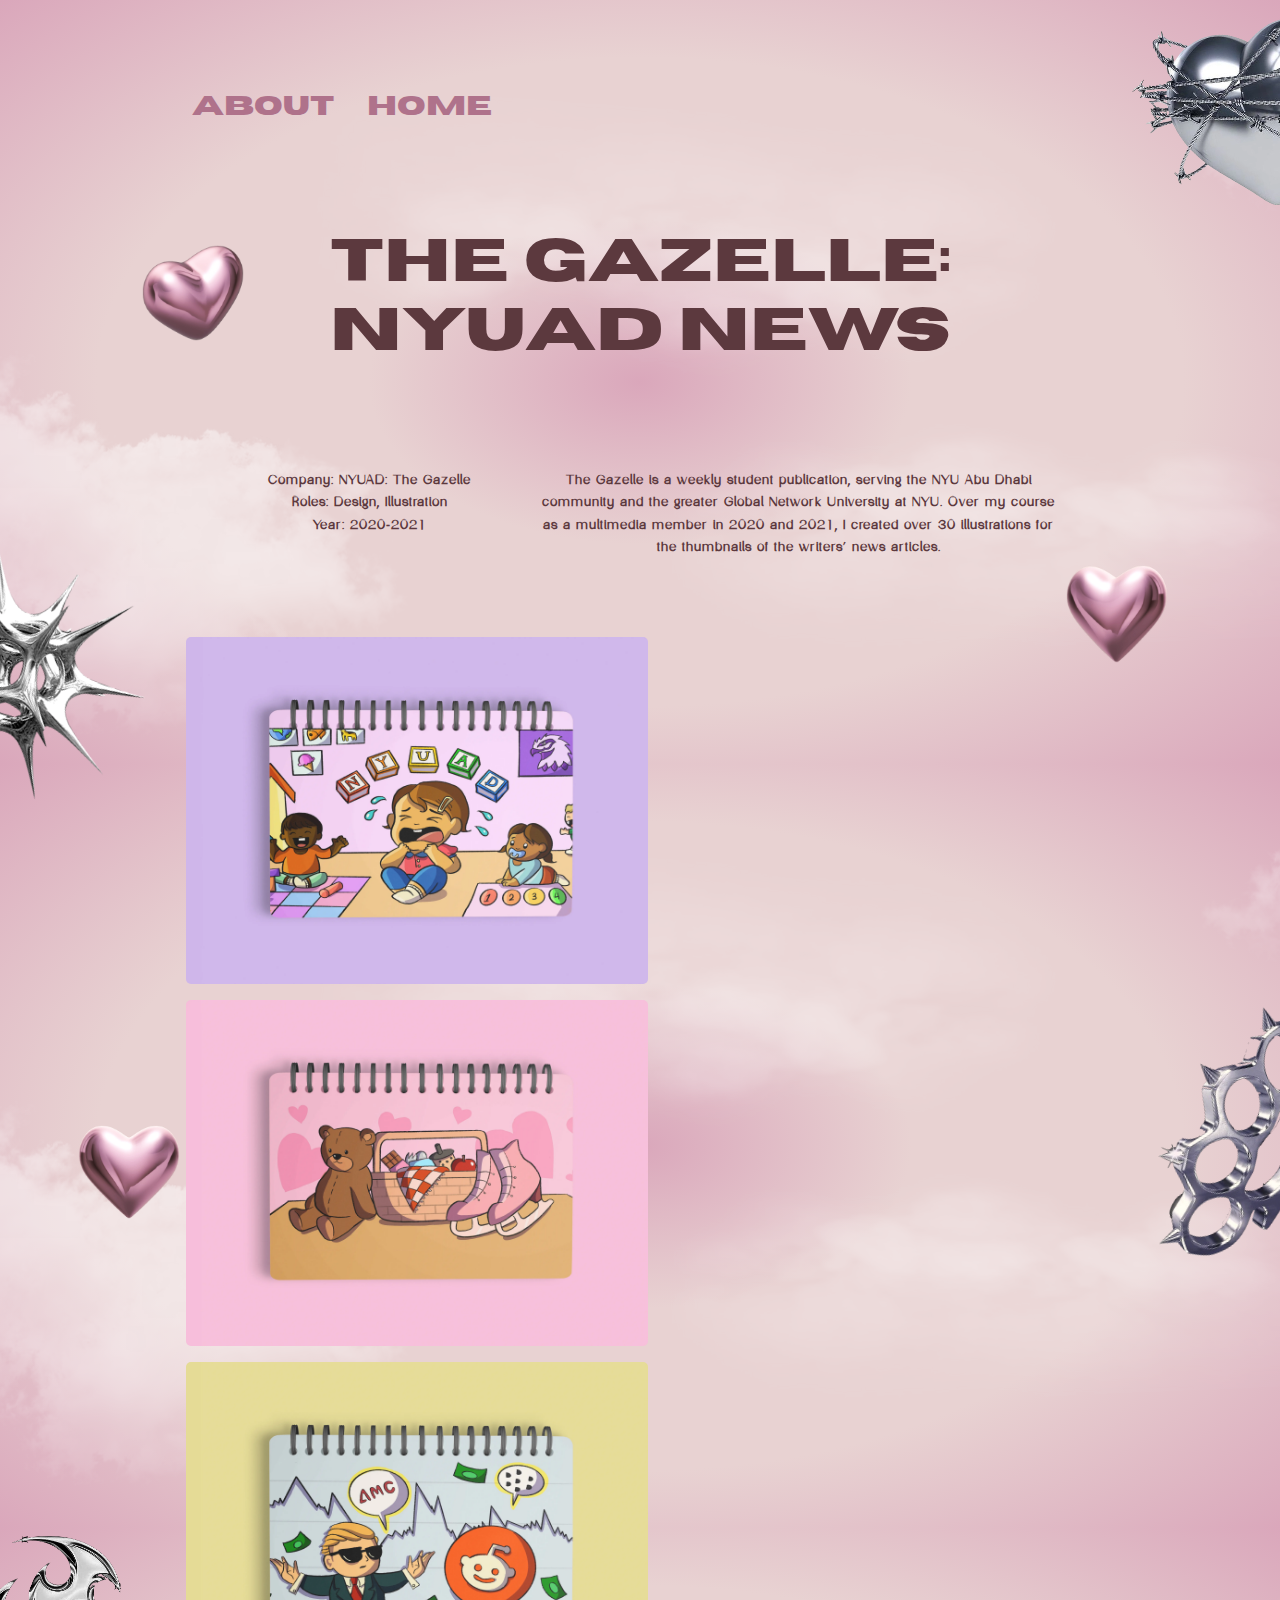
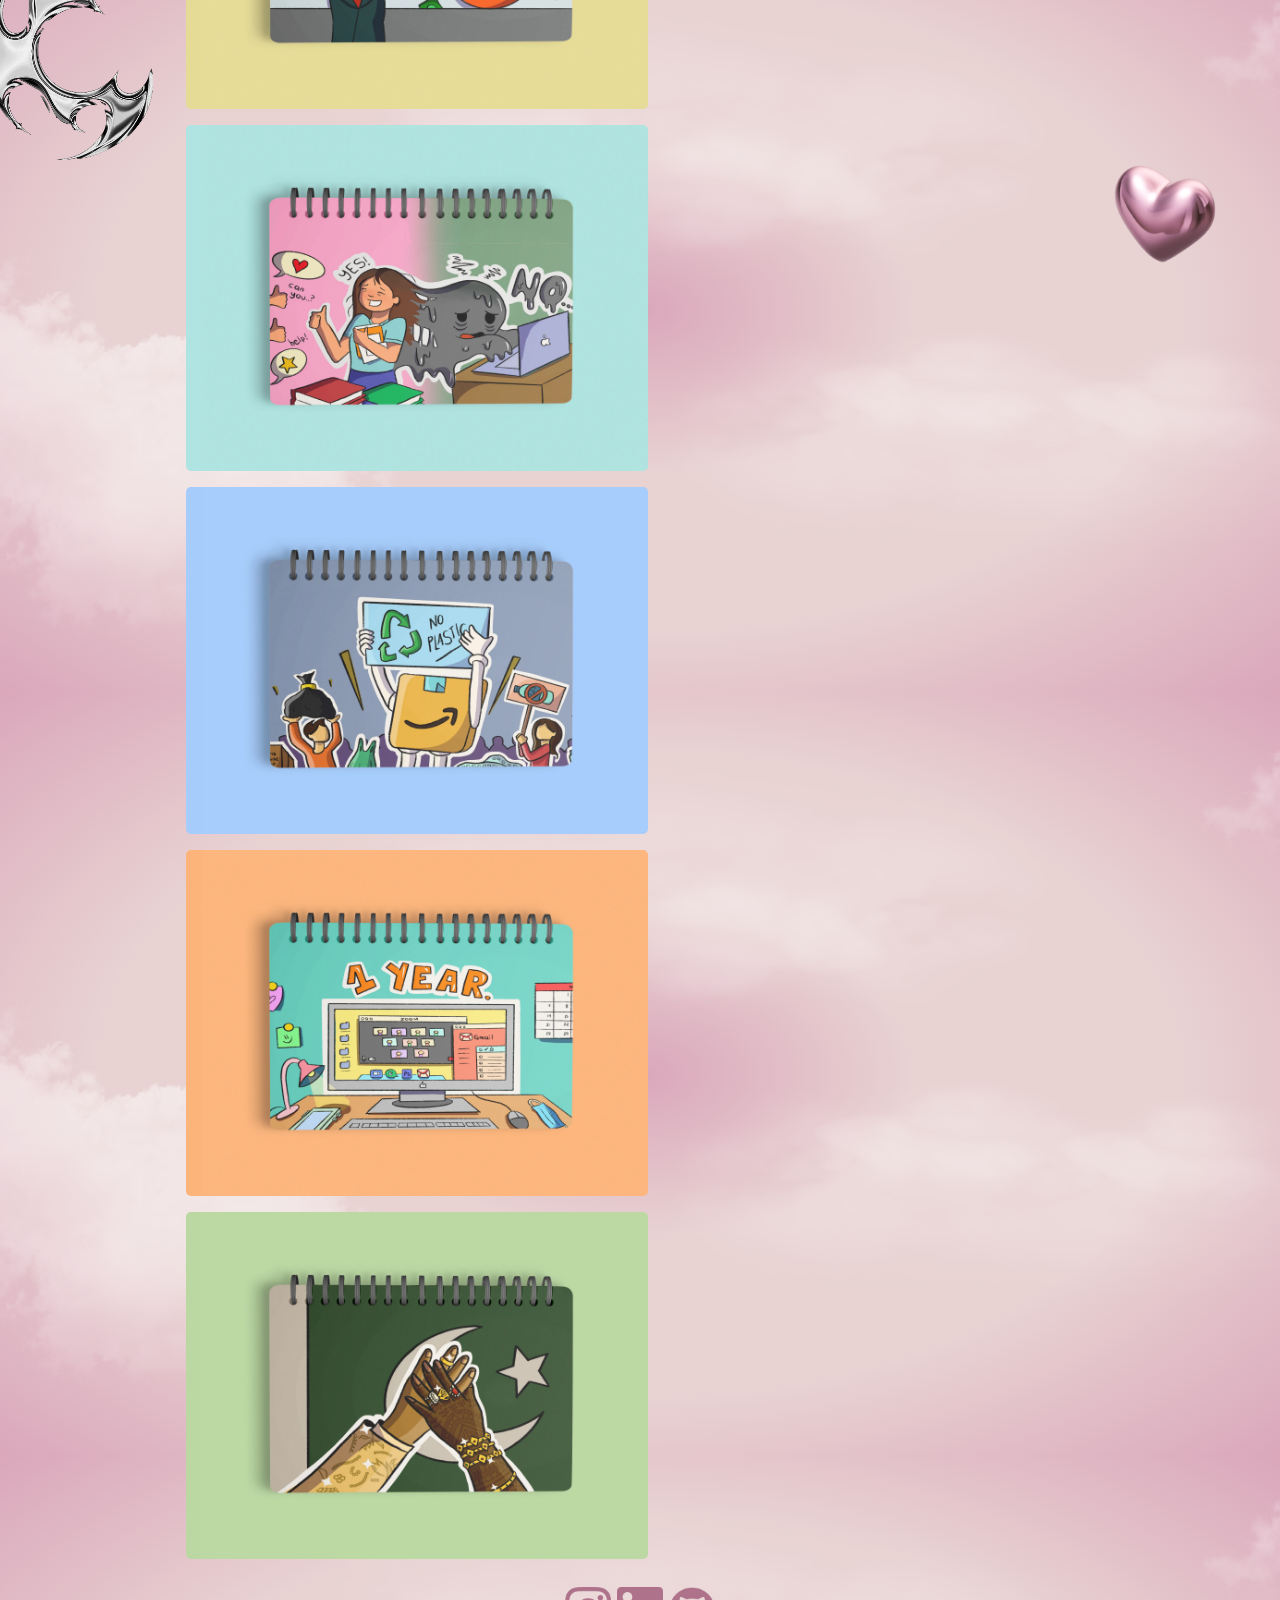
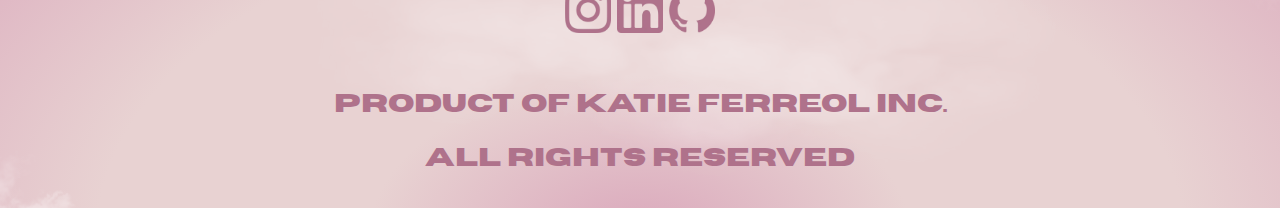
<file: gazelle.html>
<!Doctype HTML>
<html lang="en">
	<head>
		<title>Katie's Portfolio</title>
        <link rel="stylesheet" type="text/css" href="css/styles.css">
        <link rel="icon" type="image/x-icon" href="img/favicon.ico">
        <link href="https://cdn.jsdelivr.net/npm/bootstrap@5.1.3/dist/css/bootstrap.min.css" rel="stylesheet" integrity="sha384-1BmE4kWBq78iYhFldvKuhfTAU6auU8tT94WrHftjDbrCEXSU1oBoqyl2QvZ6jIW3" crossorigin="anonymous">
        <link href="https://unpkg.com/aos@2.3.1/dist/aos.css" rel="stylesheet">
        <script src="js/jquery-3.5.1.min.js"></script>
        <meta name="viewport" content="width=device-width, initial-scale=1.0">
        <meta charset="UTF-8">
	</head>

    <body>

        <div class="a">
            <ul class="navigation">
                <li><a href="about.html" aria-label="Home Page">About</a></li>
                <li><a href="index.html" aria-label="Works Page" class="currentLink">Home</a></li>
            </ul>
        </div>
        
        <header class="b center">
            <h1 class="workTitle">The Gazelle:<br>NYUAD News</h1>
        </header>

        <div class="c">
            <section class="workContainer">
                <h5 class="workDescription center">
                    Company: NYUAD: The Gazelle<br>
                    Roles: Design, Illustration<br>
                    Year: 2020-2021
                </h5>
                <h5 class="des2 workDescription center">
                    The Gazelle is a weekly student publication,
                    serving the NYU Abu Dhabi community and the greater Global Network University at NYU.
                    Over my course as a multimedia member in 2020 and 2021, I created over 30 illustrations
                    for the thumbnails of the writers' news articles.
                </h5>
            </section>

            <section class="containerContainer">
                <div class="containerItem">
                    <img id="myImg1" src="img/gazelle6.webp" alt="Lee Jieun 1">
                    <div id="myModal1" class="modal">
                        <img class="modal-content" id="img01">
                     </div>
                </div>
                <div class="containerItem">
                    <img id="myImg2" src="img/gazelle1.webp" alt="Lee Jieun 2">
                    <div id="myModal2" class="modal">
                        <img class="modal-content" id="img02">
                     </div>
                </div>
                <div class="containerItem">
                    <img id="myImg3" src="img/gazelle3.webp" alt="Lee Jieun 3">
                    <div id="myModal3" class="modal">
                        <img class="modal-content" id="img03">
                     </div>
                </div>
                <div class="containerItem">
                    <img id="myImg4" src="img/gazelle2.webp" alt="Lee Jieun 4">
                    <div id="myModal4" class="modal">
                        <img class="modal-content" id="img04">
                     </div>
                </div>
                <div class="containerItem">
                    <img id="myImg5" src="img/gazelle5.webp" alt="Lee Jieun 5">
                    <div id="myModal5" class="modal">
                        <img class="modal-content" id="img05">
                     </div>
                </div>
                <div class="containerItem">
                    <img id="myImg6" src="img/gazelle4.webp" alt="Lee Jieun 6">
                    <div id="myModal6" class="modal">
                        <img class="modal-content" id="img06">
                     </div>
                </div>
                <div class="containerItem">
                    <img id="myImg7" src="img/gazelle7.webp" alt="Lee Jieun 6">
                    <div id="myModal7" class="modal">
                        <img class="modal-content" id="img07">
                     </div>
                </div>
            </section>
        </div>

        <footer class="d center">
            <a href="https://www.instagram.com/ferreolkatie/?hl=en" aria-label="Instagram Page"><img src="img/instagram.webp" alt="Instagram Logo" ></a>
            <a href="https://www.linkedin.com/in/kathleen-marie-katie-ferreol-2a06711b8/" aria-label="LinkedIn Page"><img src="img/linkedin.webp" alt="Linkedin Logo"></a>
            <a href="https://github.com/katieferreol" aria-label="Github Page"><img src="img/github.webp" alt="Github Logo"></a>
            <p>Product of Katie Ferreol inc.</p>
            <p>All rights reserved</p>
        </footer>	

        <div class="hearts">
            <img class="floating" id="pinkHeart1" src="img/pinkHeart1.webp" alt="Pink Heart">
            <img class="floating" id="pinkHeart2" src="img/pinkHeart2.webp" alt="Pink Heart">
            <img class="floating" id="pinkHeart3" src="img/pinkHeart3.webp" alt="Pink Heart">
            <img class="floating" id="pinkHeart4" src="img/pinkHeart4.webp" alt="Pink Heart">
        </div>

        <div class="backgroundItems">    
            <div class="backgroundItems">    
                <img id="silver1" src="img/silver1.webp" alt="Silver Heart">
                <img id="silver2" src="img/silver2.webp" alt="Silver Ball">
                <img id="silver3" src="img/silver3.webp" alt="Silver Knuckle">
                <img id="silver4" src="img/silver4.webp" alt="Silver Star">
            </div>
        </div>

        <script src="js/script.js"></script>

    </body>

</html>
</file>
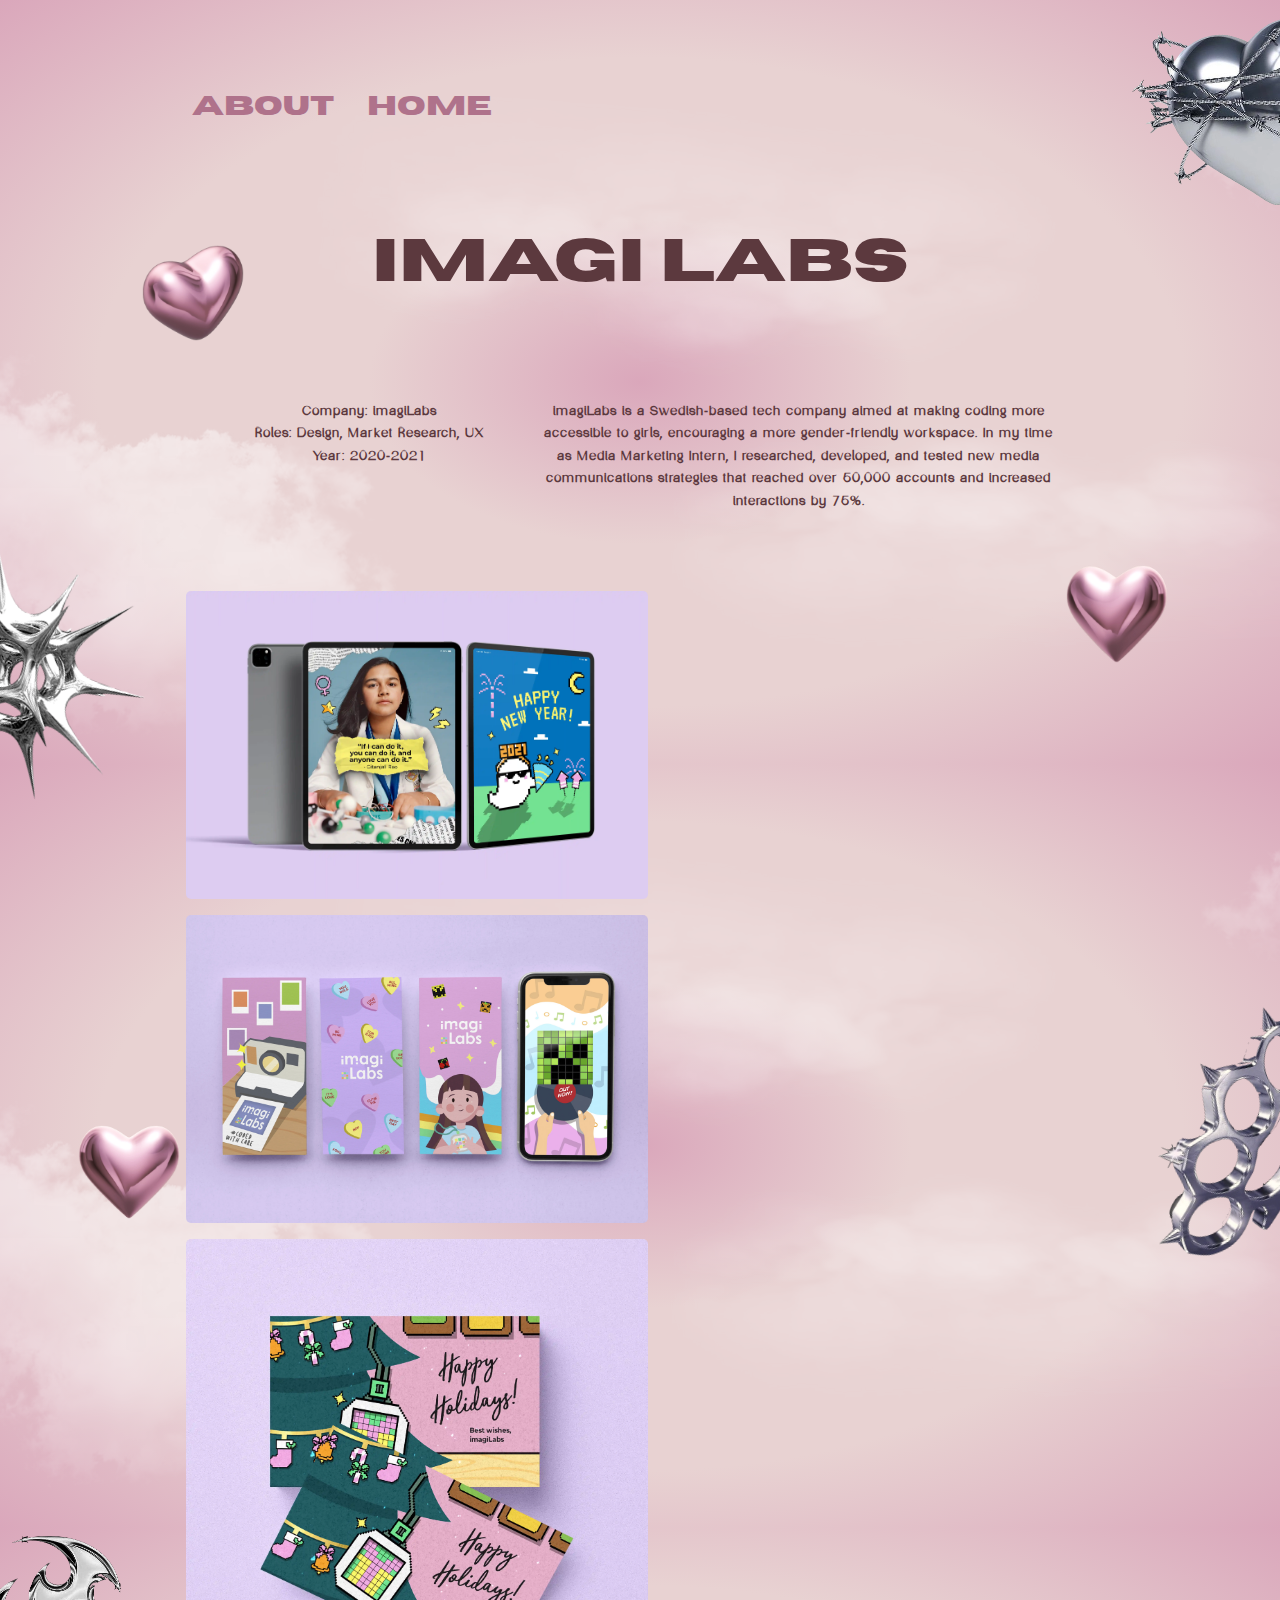
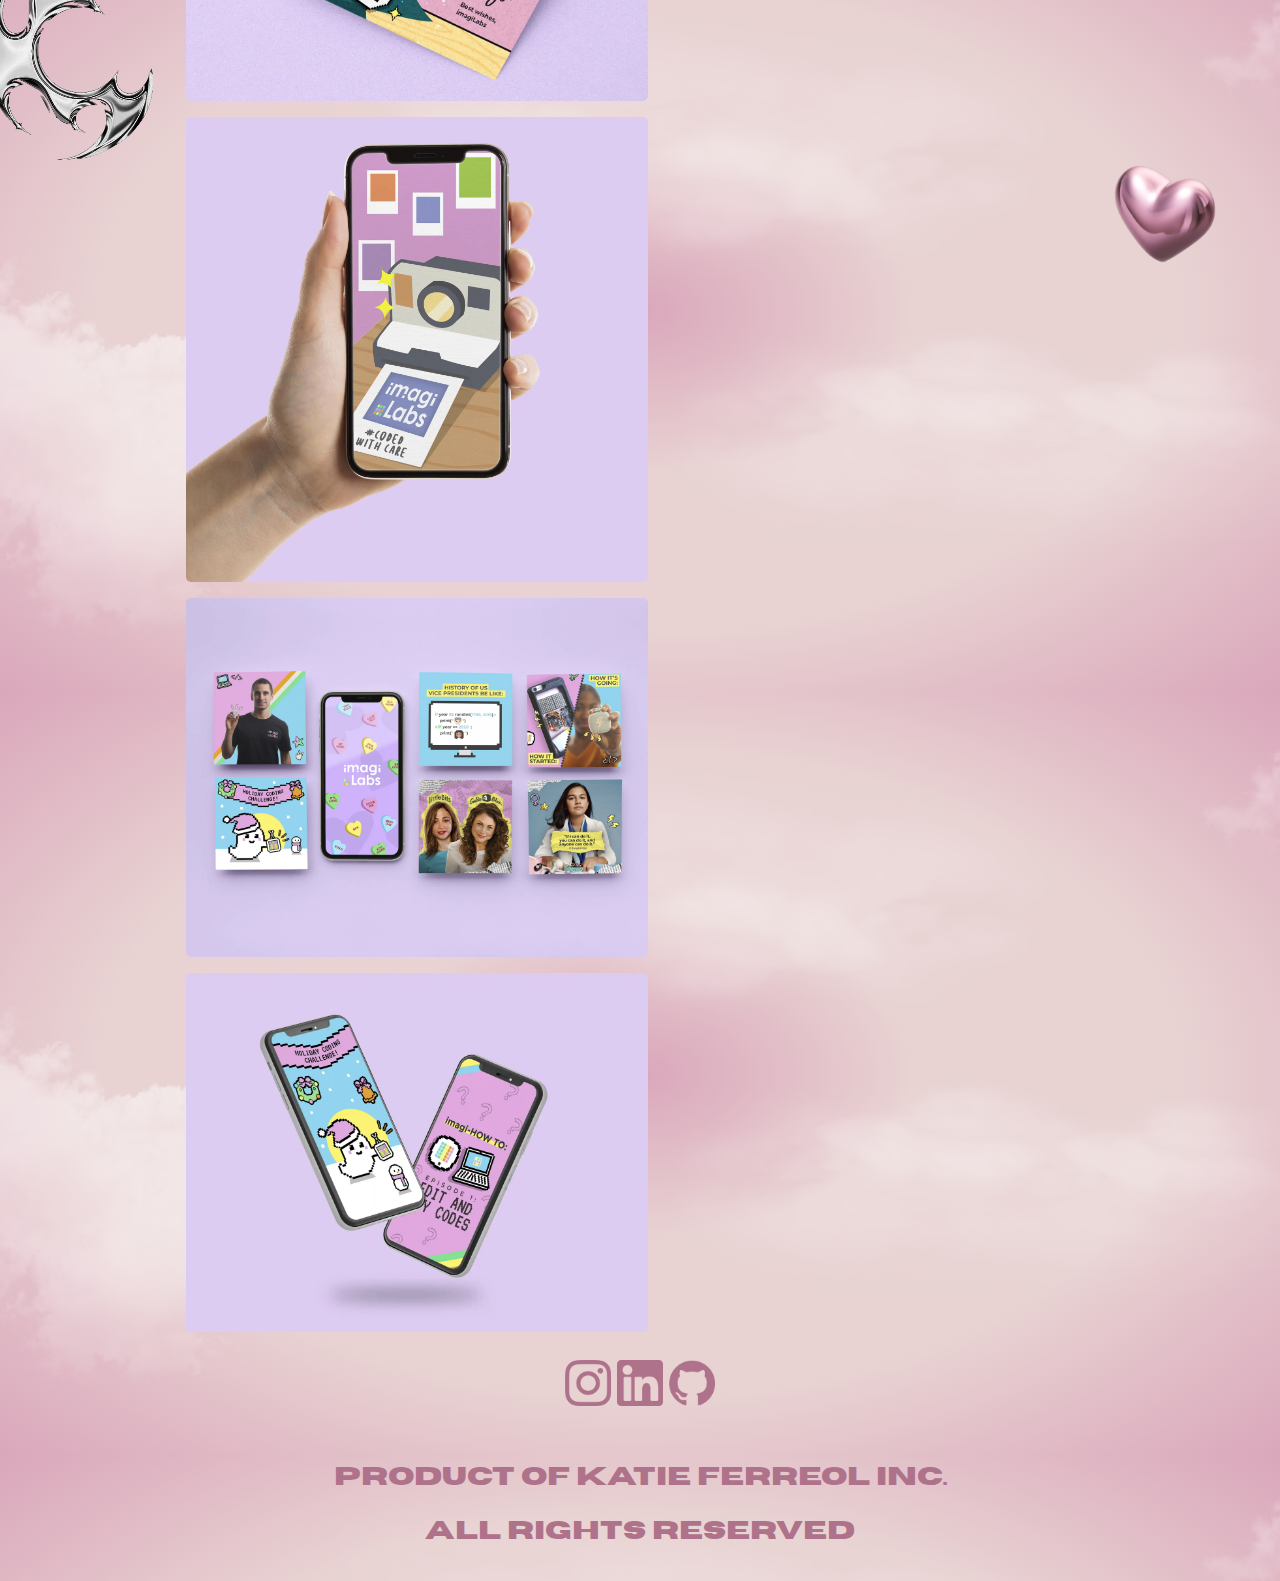
<file: imagiLabs.html>
<!Doctype HTML>
<html lang="en">
	<head>
		<title>Katie's Portfolio</title>
        <link rel="stylesheet" type="text/css" href="css/styles.css">
        <link rel="icon" type="image/x-icon" href="img/favicon.ico">
        <link href="https://cdn.jsdelivr.net/npm/bootstrap@5.1.3/dist/css/bootstrap.min.css" rel="stylesheet" integrity="sha384-1BmE4kWBq78iYhFldvKuhfTAU6auU8tT94WrHftjDbrCEXSU1oBoqyl2QvZ6jIW3" crossorigin="anonymous">
        <link href="https://unpkg.com/aos@2.3.1/dist/aos.css" rel="stylesheet">
        <script src="js/jquery-3.5.1.min.js"></script>
        <meta name="viewport" content="width=device-width, initial-scale=1.0">
        <meta charset="UTF-8">
	</head>

    <body>

        <div class="a">
            <ul class="navigation">
                <li><a href="about.html" aria-label="Home Page">About</a></li>
                <li><a href="index.html" aria-label="Works Page" class="currentLink">Home</a></li>
            </ul>
        </div>
        
        <header class="b center">
            <h1 class="workTitle">imagi Labs</h1>
        </header>

        <div class="c">
            <section class="workContainer">
                <h5 class="workDescription center">
                    Company: imagiLabs<br>
                    Roles: Design, Market Research, UX<br>
                    Year: 2020-2021
                </h5>
                <h5 class="des2 workDescription center">
                    imagiLabs is a Swedish-based tech company aimed at making coding more accessible
                    to girls, encouraging a more gender-friendly workspace. In my time as Media
                    Marketing Intern, I researched, developed, and tested new media communications
                    strategies that reached over 50,000 accounts and increased interactions by 75%.
                </h5>
            </section>

            <section class="containerContainer">
                <div class="containerItem">
                    <img id="myImg1" src="img/imagiLabs5.webp" alt="imagiLabs 1">
                    <div id="myModal1" class="modal">
                        <img class="modal-content" id="img01">
                     </div>
                </div>
                <div class="containerItem">
                    <img id="myImg2" src="img/imagiLabs2.webp" alt="imagiLabs 2">
                    <div id="myModal2" class="modal">
                        <img class="modal-content" id="img02">
                     </div>
                </div>
                <div class="containerItem">
                    <img id="myImg3" src="img/imagiLabs3.webp" alt="imagiLabs 3">
                    <div id="myModal3" class="modal">
                        <img class="modal-content" id="img03">
                     </div>
                </div>
                <div class="containerItem">
                    <img id="myImg4" src="img/imagiLabs4.webp" alt="imagiLabs 4">
                    <div id="myModal4" class="modal">
                        <img class="modal-content" id="img04">
                     </div>
                </div>
                <div class="containerItem">
                    <img id="myImg5" src="img/imagiLabs1.webp" alt="imagiLabs 5">
                    <div id="myModal5" class="modal">
                        <img class="modal-content" id="img05">
                     </div>
                </div>
                <div class="containerItem">
                    <img id="myImg6" src="img/imagiLabs6.webp" alt="imagiLabs 6">
                    <div id="myModal6" class="modal">
                        <img class="modal-content" id="img06">
                     </div>
                </div>
            </section>
        </div>

        <footer class="d center">
            <a href="https://www.instagram.com/ferreolkatie/?hl=en" aria-label="Instagram Page"><img src="img/instagram.webp" alt="Instagram Logo" ></a>
            <a href="https://www.linkedin.com/in/kathleen-marie-katie-ferreol-2a06711b8/" aria-label="LinkedIn Page"><img src="img/linkedin.webp" alt="Linkedin Logo"></a>
            <a href="https://github.com/katieferreol" aria-label="Github Page"><img src="img/github.webp" alt="Github Logo"></a>
            <p>Product of Katie Ferreol inc.</p>
            <p>All rights reserved</p>
        </footer>	

        <div class="hearts">
            <img class="floating" id="pinkHeart1" src="img/pinkHeart1.webp" alt="Pink Heart">
            <img class="floating" id="pinkHeart2" src="img/pinkHeart2.webp" alt="Pink Heart">
            <img class="floating" id="pinkHeart3" src="img/pinkHeart3.webp" alt="Pink Heart">
            <img class="floating" id="pinkHeart4" src="img/pinkHeart4.webp" alt="Pink Heart">
        </div>

        <div class="backgroundItems">    
            <div class="backgroundItems">    
                <img id="silver1" src="img/silver1.webp" alt="Silver Heart">
                <img id="silver2" src="img/silver2.webp" alt="Silver Ball">
                <img id="silver3" src="img/silver3.webp" alt="Silver Knuckle">
                <img id="silver4" src="img/silver4.webp" alt="Silver Star">
            </div>
        </div>

        <script src="js/script.js"></script>

    </body>

</html>
</file>
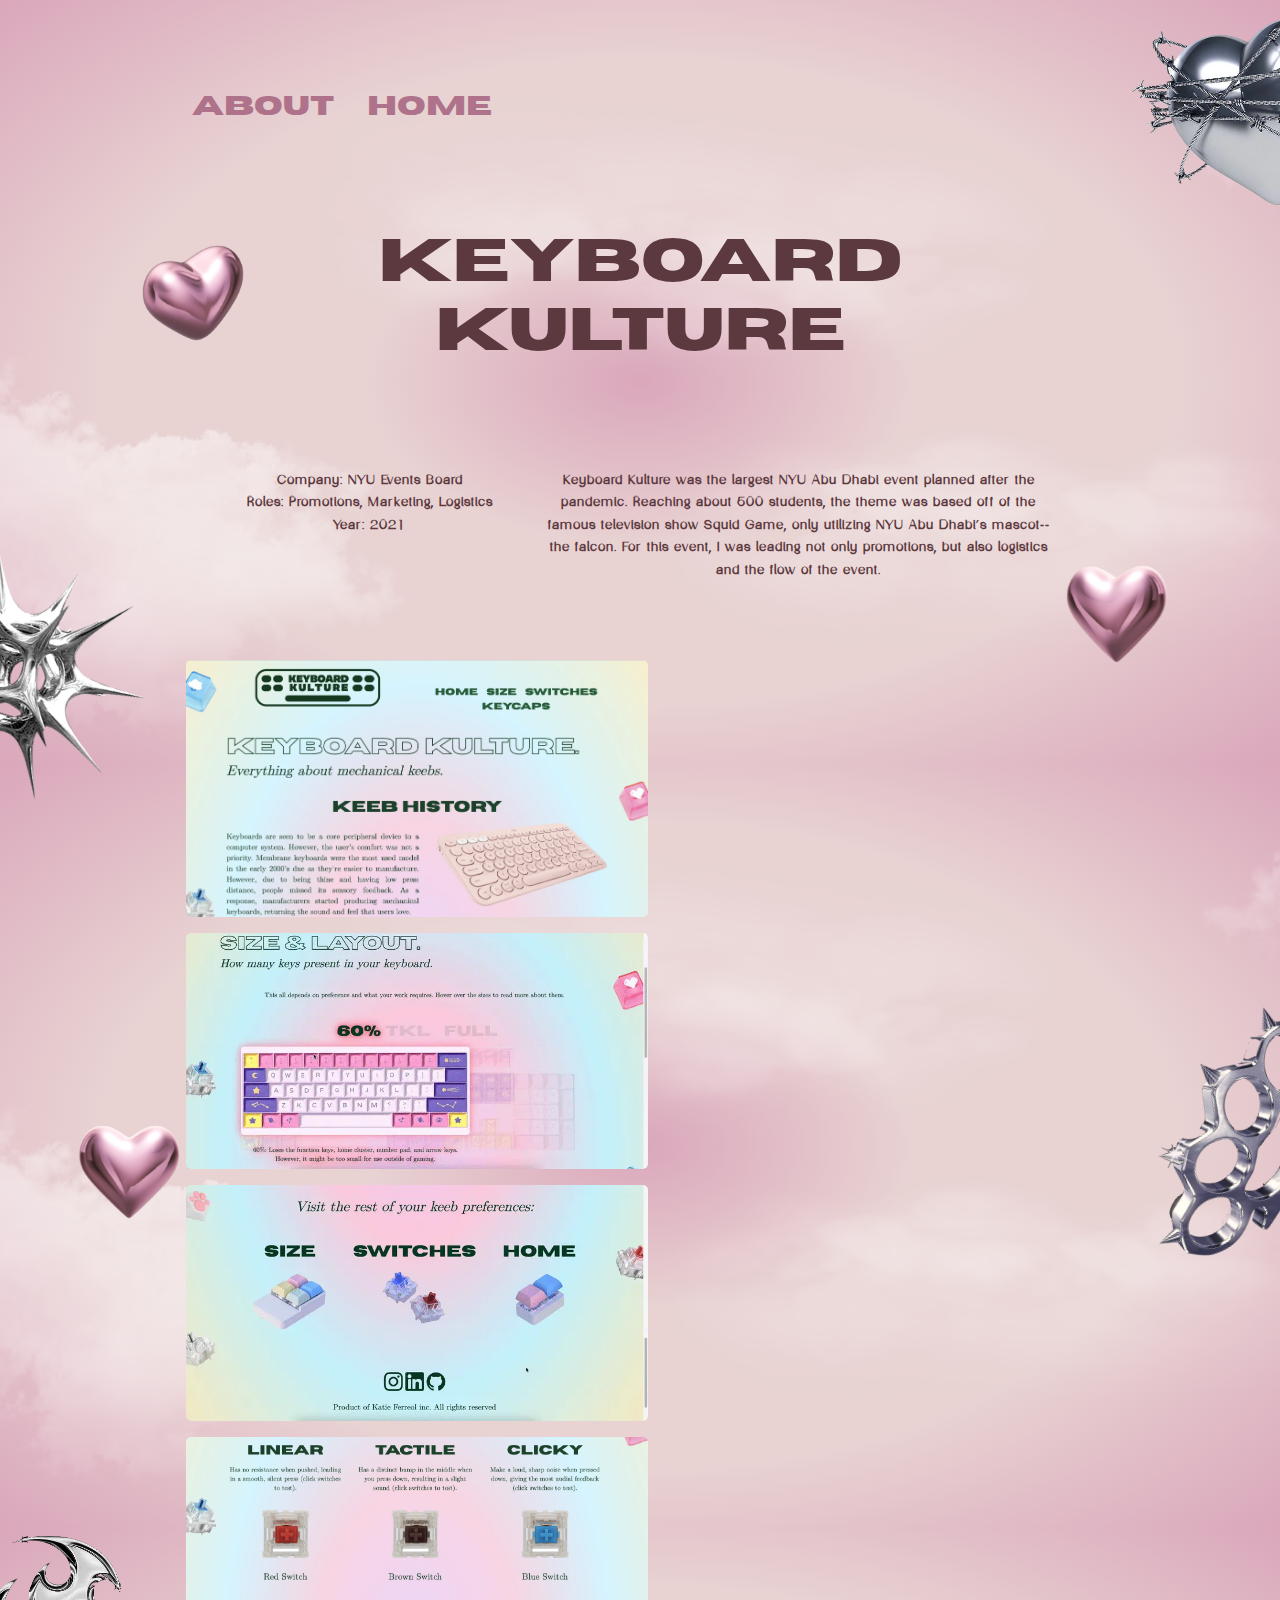
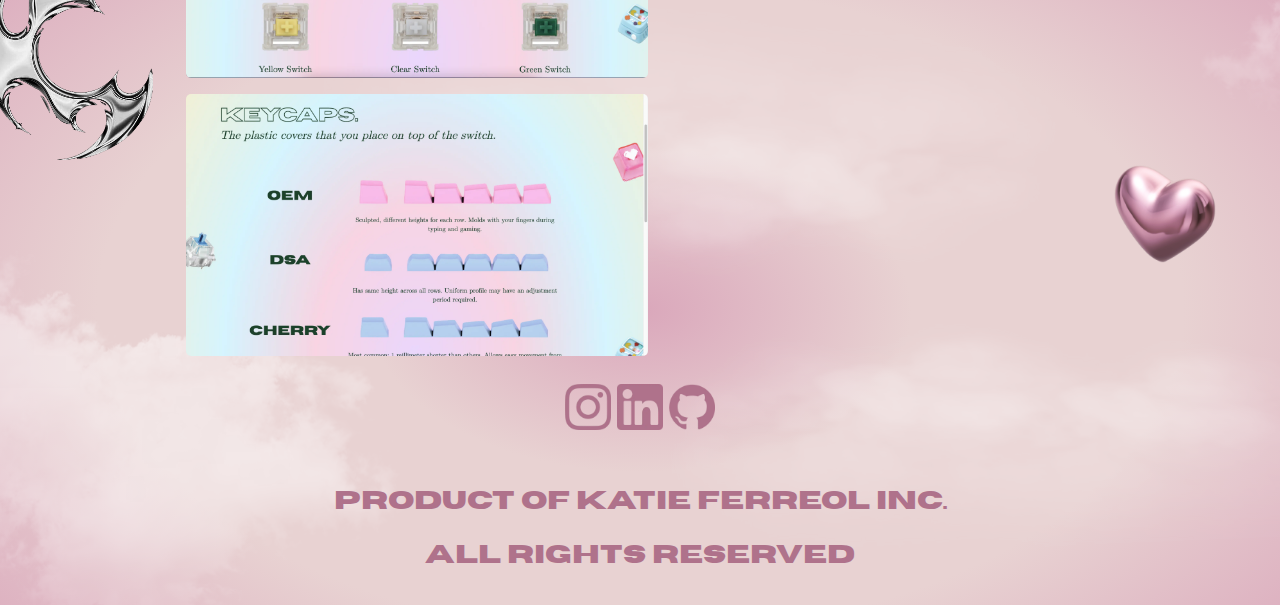
<file: keyboardKulture.html>
<!Doctype HTML>
<html lang="en">
	<head>
		<title>Katie's Portfolio</title>
        <link rel="stylesheet" type="text/css" href="css/styles.css">
        <link rel="icon" type="image/x-icon" href="img/favicon.ico">
        <link href="https://cdn.jsdelivr.net/npm/bootstrap@5.1.3/dist/css/bootstrap.min.css" rel="stylesheet" integrity="sha384-1BmE4kWBq78iYhFldvKuhfTAU6auU8tT94WrHftjDbrCEXSU1oBoqyl2QvZ6jIW3" crossorigin="anonymous">
        <link href="https://unpkg.com/aos@2.3.1/dist/aos.css" rel="stylesheet">
        <script src="js/jquery-3.5.1.min.js"></script>
        <meta name="viewport" content="width=device-width, initial-scale=1.0">
        <meta charset="UTF-8">
	</head>

    <body>

        <div class="a">
            <ul class="navigation">
                <li><a href="about.html" aria-label="Home Page">About</a></li>
                <li><a href="index.html" aria-label="Works Page" class="currentLink">Home</a></li>
            </ul>
        </div>
        
        <header class="b center">
            <h1 class="workTitle">Keyboard Kulture</h1>
        </header>

        <div class="c">
            <section class="workContainer">
                <h5 class="workDescription center">
                    Company: NYU Events Board<br>
                    Roles: Promotions, Marketing, Logistics<br>
                    Year: 2021
                </h5>
                <h5 class="des2 workDescription center">
                    Keyboard Kulture was the largest NYU Abu Dhabi event planned after the pandemic.
                    Reaching about 500 students, the theme was based off of the famous television show Squid Game,
                    only utilizing NYU Abu Dhabi's mascot--the falcon. For this event, I was leading not only
                    promotions, but also logistics and the flow of the event.
                </h5>
            </section>

            <section class="containerContainer">
                <div class="containerItem">
                    <img id="myImg1" src="img/keyboard1.webp" alt="Keyboard Kulture 1">
                    <div id="myModal1" class="modal">
                        <img class="modal-content" id="img01">
                     </div>
                </div>
                <div class="containerItem">
                    <img id="myImg2" src="img/keyboard2.webp" alt="Keyboard Kulture 2">
                    <div id="myModal2" class="modal">
                        <img class="modal-content" id="img02">
                     </div>
                </div>
                <div class="containerItem">
                    <img id="myImg3" src="img/keyboard3.webp" alt="Keyboard Kulture 3">
                    <div id="myModal3" class="modal">
                        <img class="modal-content" id="img03">
                     </div>
                </div>
                <div class="containerItem">
                    <img id="myImg4" src="img/keyboard4.webp" alt="Keyboard Kulture 4">
                    <div id="myModal4" class="modal">
                        <img class="modal-content" id="img04">
                     </div>
                </div>
                <div class="containerItem">
                    <img id="myImg5" src="img/keyboard5.webp" alt="Keyboard Kulture 5">
                    <div id="myModal5" class="modal">
                        <img class="modal-content" id="img05">
                     </div>
                </div>
            </section>
        </div>

        <footer class="d center">
            <a href="https://www.instagram.com/ferreolkatie/?hl=en" aria-label="Instagram Page"><img src="img/instagram.webp" alt="Instagram Logo" ></a>
            <a href="https://www.linkedin.com/in/kathleen-marie-katie-ferreol-2a06711b8/" aria-label="LinkedIn Page"><img src="img/linkedin.webp" alt="Linkedin Logo"></a>
            <a href="https://github.com/katieferreol" aria-label="Github Page"><img src="img/github.webp" alt="Github Logo"></a>
            <p>Product of Katie Ferreol inc.</p>
            <p>All rights reserved</p>
        </footer>	

        <div class="hearts">
            <img class="floating" id="pinkHeart1" src="img/pinkHeart1.webp" alt="Pink Heart">
            <img class="floating" id="pinkHeart2" src="img/pinkHeart2.webp" alt="Pink Heart">
            <img class="floating" id="pinkHeart3" src="img/pinkHeart3.webp" alt="Pink Heart">
            <img class="floating" id="pinkHeart4" src="img/pinkHeart4.webp" alt="Pink Heart">
        </div>

        <div class="backgroundItems">    
            <div class="backgroundItems">    
                <img id="silver1" src="img/silver1.webp" alt="Silver Heart">
                <img id="silver2" src="img/silver2.webp" alt="Silver Ball">
                <img id="silver3" src="img/silver3.webp" alt="Silver Knuckle">
                <img id="silver4" src="img/silver4.webp" alt="Silver Star">
            </div>
        </div>

        <script src="js/script.js"></script>

    </body>

</html>
</file>
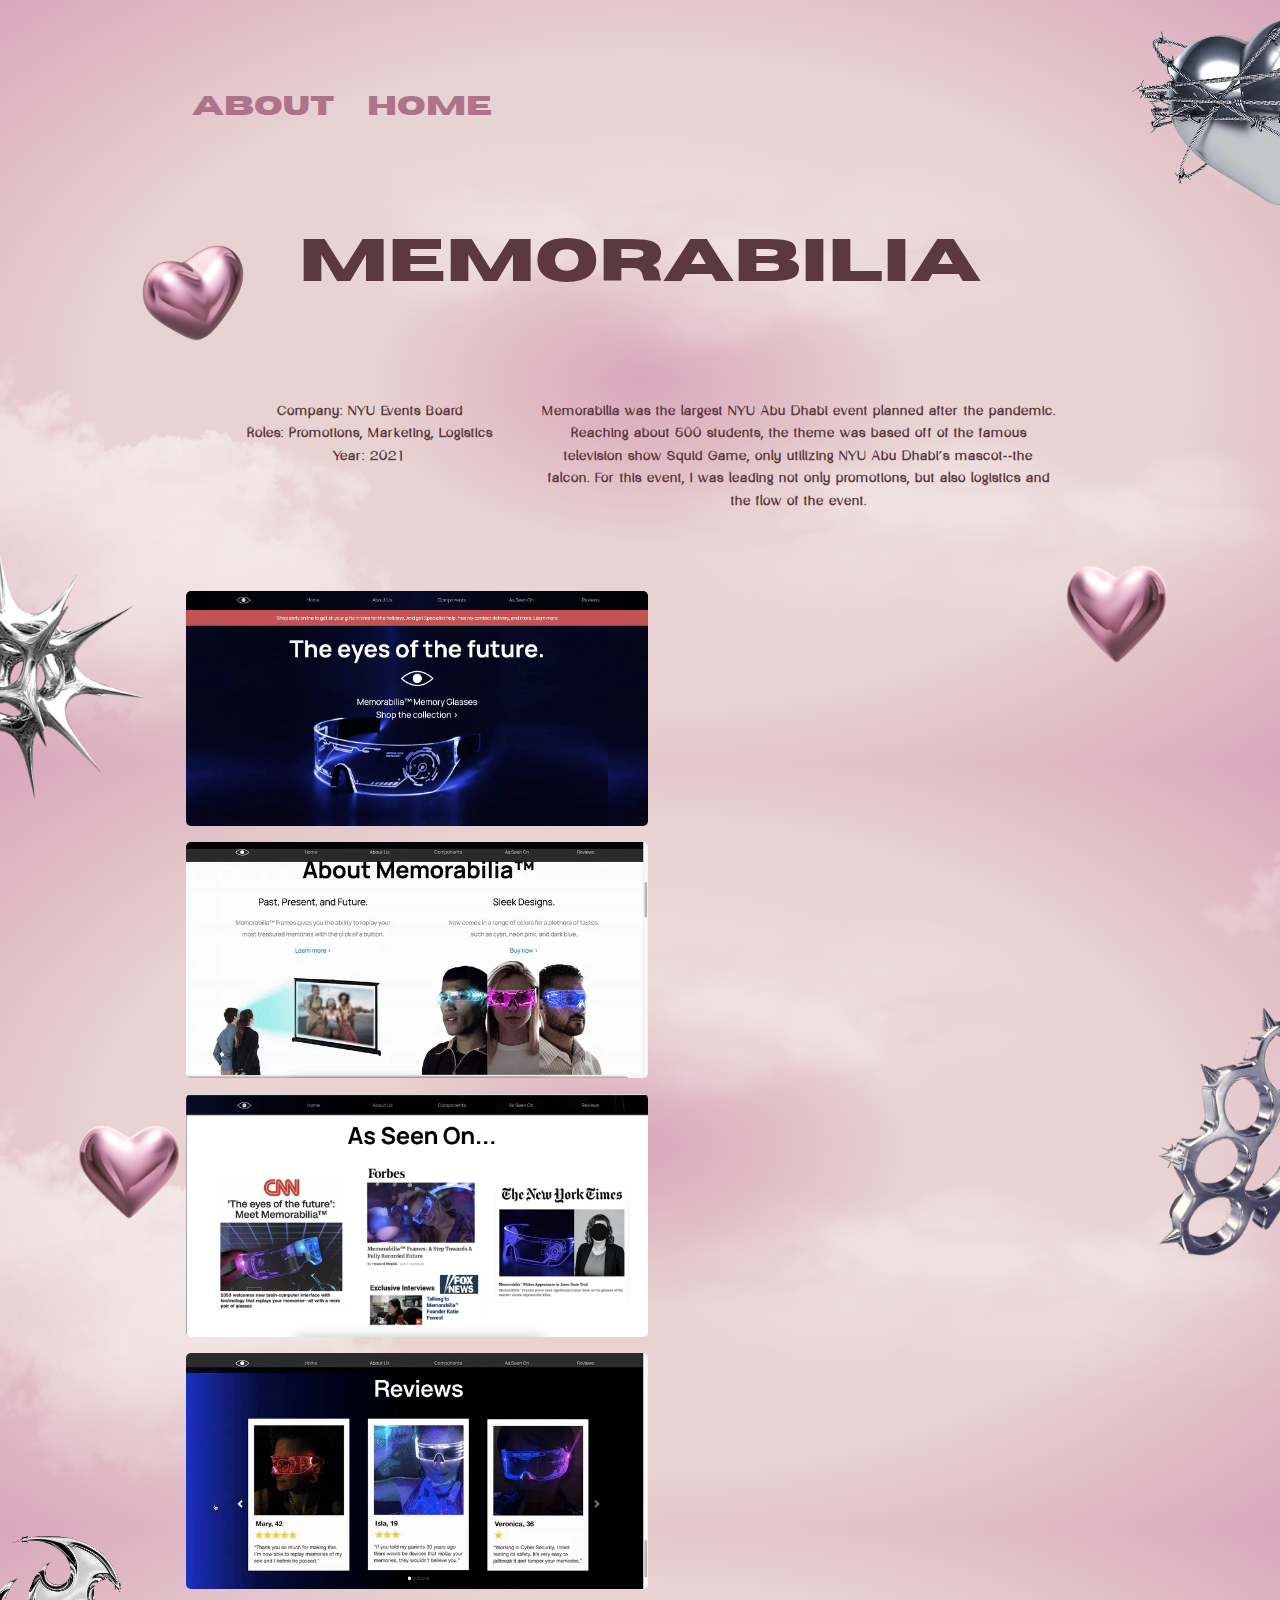
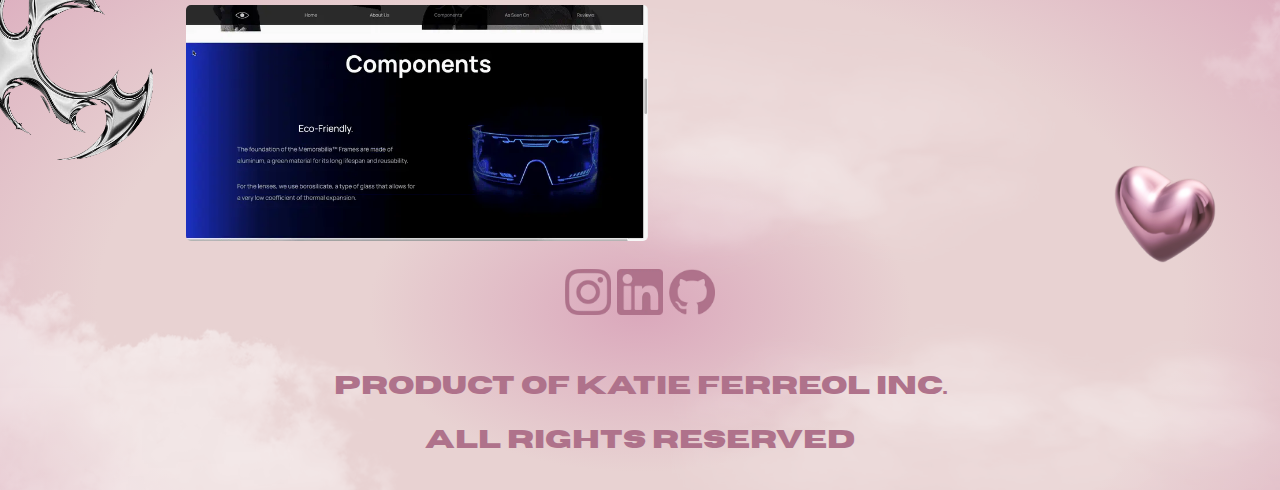
<file: memorabilia.html>
<!Doctype HTML>
<html lang="en">
	<head>
		<title>Katie's Portfolio</title>
        <link rel="stylesheet" type="text/css" href="css/styles.css">
        <link rel="icon" type="image/x-icon" href="img/favicon.ico">
        <link href="https://cdn.jsdelivr.net/npm/bootstrap@5.1.3/dist/css/bootstrap.min.css" rel="stylesheet" integrity="sha384-1BmE4kWBq78iYhFldvKuhfTAU6auU8tT94WrHftjDbrCEXSU1oBoqyl2QvZ6jIW3" crossorigin="anonymous">
        <link href="https://unpkg.com/aos@2.3.1/dist/aos.css" rel="stylesheet">
        <script src="js/jquery-3.5.1.min.js"></script>
        <meta name="viewport" content="width=device-width, initial-scale=1.0">
        <meta charset="UTF-8">
	</head>

    <body>

        <div class="a">
            <ul class="navigation">
                <li><a href="about.html" aria-label="Home Page">About</a></li>
                <li><a href="index.html" aria-label="Works Page" class="currentLink">Home</a></li>
            </ul>
        </div>
        
        <header class="b center">
            <h1 class="workTitle">Memorabilia</h1>
        </header>

        <div class="c">
            <section class="workContainer">
                <h5 class="workDescription center">
                    Company: NYU Events Board<br>
                    Roles: Promotions, Marketing, Logistics<br>
                    Year: 2021
                </h5>
                <h5 class="des2 workDescription center">
                    Memorabilia was the largest NYU Abu Dhabi event planned after the pandemic.
                    Reaching about 500 students, the theme was based off of the famous television show Squid Game,
                    only utilizing NYU Abu Dhabi's mascot--the falcon. For this event, I was leading not only
                    promotions, but also logistics and the flow of the event.
                </h5>
            </section>

            <section class="containerContainer">
                <div class="containerItem">
                    <img id="myImg1" src="img/memorabilia1.webp" alt="Memorabilia 1">
                    <div id="myModal1" class="modal">
                        <img class="modal-content" id="img01">
                     </div>
                </div>
                <div class="containerItem">
                    <img id="myImg2" src="img/memorabilia2.webp" alt="Memorabilia 2">
                    <div id="myModal2" class="modal">
                        <img class="modal-content" id="img02">
                     </div>
                </div>
                <div class="containerItem">
                    <img id="myImg3" src="img/memorabilia3.webp" alt="Memorabilia 3">
                    <div id="myModal3" class="modal">
                        <img class="modal-content" id="img03">
                     </div>
                </div>
                <div class="containerItem">
                    <img id="myImg4" src="img/memorabilia4.webp" alt="Memorabilia 4">
                    <div id="myModal4" class="modal">
                        <img class="modal-content" id="img04">
                     </div>
                </div>
                <div class="containerItem">
                    <img id="myImg5" src="img/memorabilia5.webp" alt="Memorabilia 5">
                    <div id="myModal5" class="modal">
                        <img class="modal-content" id="img05">
                     </div>
                </div>
            </section>
        </div>

        <footer class="d center">
            <a href="https://www.instagram.com/ferreolkatie/?hl=en" aria-label="Instagram Page"><img src="img/instagram.webp" alt="Instagram Logo" ></a>
            <a href="https://www.linkedin.com/in/kathleen-marie-katie-ferreol-2a06711b8/" aria-label="LinkedIn Page"><img src="img/linkedin.webp" alt="Linkedin Logo"></a>
            <a href="https://github.com/katieferreol" aria-label="Github Page"><img src="img/github.webp" alt="Github Logo"></a>
            <p>Product of Katie Ferreol inc.</p>
            <p>All rights reserved</p>
        </footer>	

        <div class="hearts">
            <img class="floating" id="pinkHeart1" src="img/pinkHeart1.webp" alt="Pink Heart">
            <img class="floating" id="pinkHeart2" src="img/pinkHeart2.webp" alt="Pink Heart">
            <img class="floating" id="pinkHeart3" src="img/pinkHeart3.webp" alt="Pink Heart">
            <img class="floating" id="pinkHeart4" src="img/pinkHeart4.webp" alt="Pink Heart">
        </div>

        <div class="backgroundItems">    
            <div class="backgroundItems">    
                <img id="silver1" src="img/silver1.webp" alt="Silver Heart">
                <img id="silver2" src="img/silver2.webp" alt="Silver Ball">
                <img id="silver3" src="img/silver3.webp" alt="Silver Knuckle">
                <img id="silver4" src="img/silver4.webp" alt="Silver Star">
            </div>
        </div>

        <script src="js/script.js"></script>

    </body>

</html>
</file>
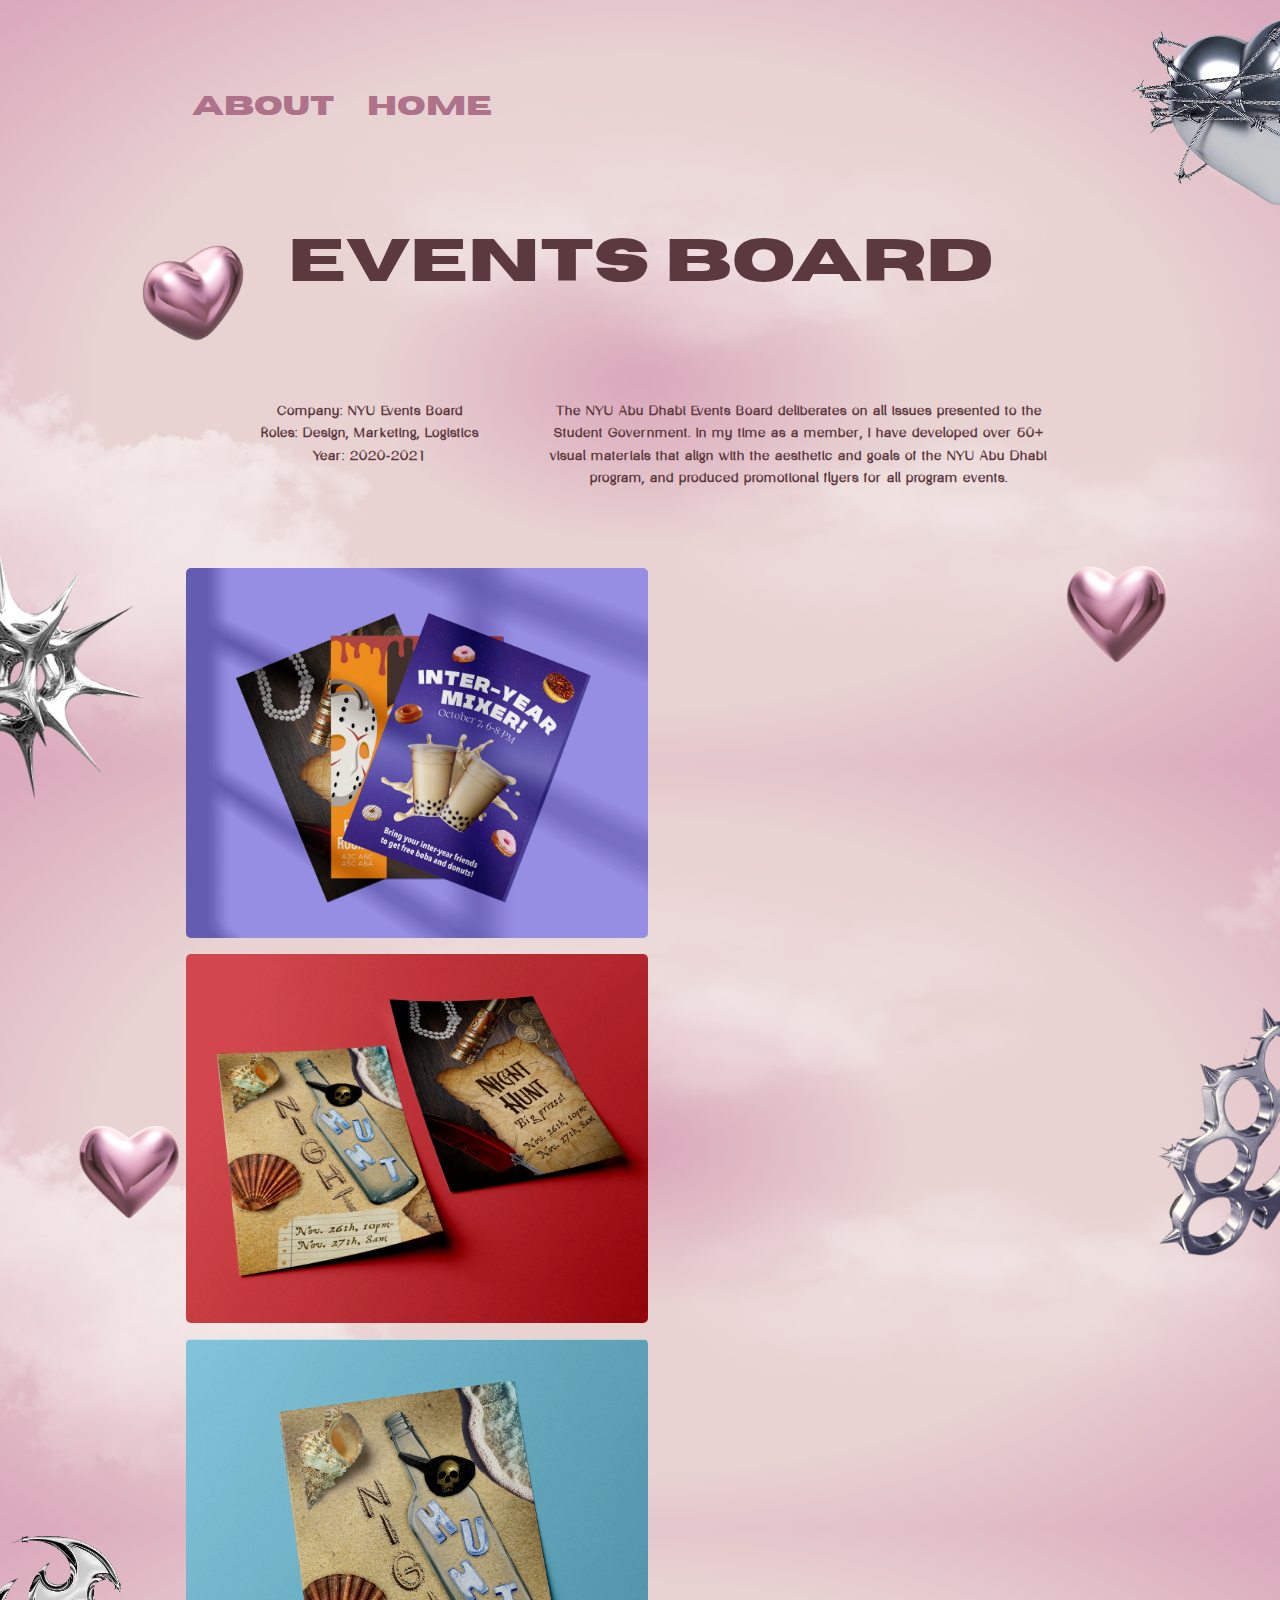
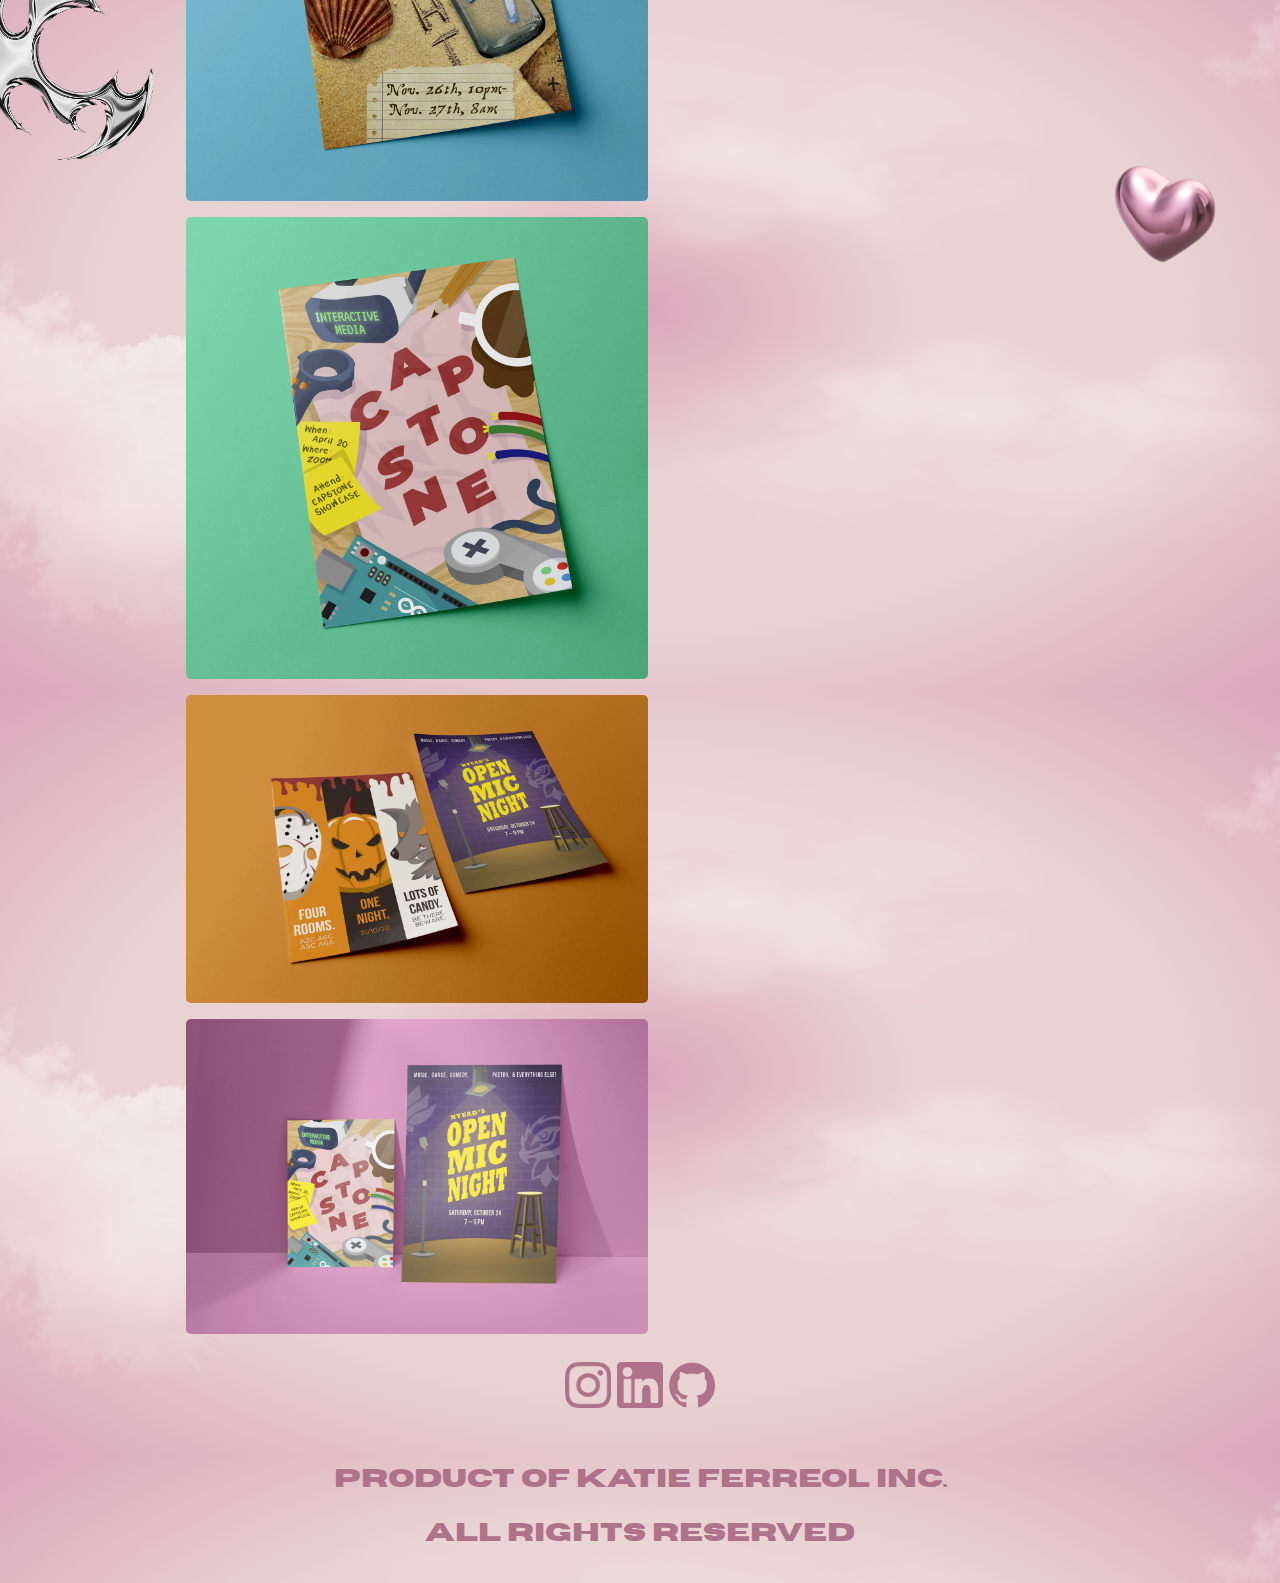
<file: programmingBoard.html>
<!Doctype HTML>
<html lang="en">
	<head>
		<title>Katie's Portfolio</title>
        <link rel="stylesheet" type="text/css" href="css/styles.css">
        <link rel="icon" type="image/x-icon" href="img/favicon.ico">
        <link href="https://cdn.jsdelivr.net/npm/bootstrap@5.1.3/dist/css/bootstrap.min.css" rel="stylesheet" integrity="sha384-1BmE4kWBq78iYhFldvKuhfTAU6auU8tT94WrHftjDbrCEXSU1oBoqyl2QvZ6jIW3" crossorigin="anonymous">
        <link href="https://unpkg.com/aos@2.3.1/dist/aos.css" rel="stylesheet">
        <script src="js/jquery-3.5.1.min.js"></script>
        <meta name="viewport" content="width=device-width, initial-scale=1.0">
        <meta charset="UTF-8">
	</head>

    <body>

        <div class="a">
            <ul class="navigation">
                <li><a href="about.html" aria-label="Home Page">About</a></li>
                <li><a href="index.html" aria-label="Works Page" class="currentLink">Home</a></li>
            </ul>
        </div>
        
        <header class="b center">
            <h1 class="workTitle">Events Board</h1>
        </header>

        <div class="c">
            <section class="workContainer">
                <h5 class="workDescription center">
                    Company: NYU Events Board<br>
                    Roles: Design, Marketing, Logistics<br>
                    Year: 2020-2021
                </h5>
                <h5 class="des2 workDescription center">
                    The NYU Abu Dhabi Events Board deliberates on all issues presented to the Student Government.
                    In my time as a member, I have developed over 50+ visual materials
                    that align with the aesthetic and goals of the NYU Abu Dhabi program, and
                    produced promotional flyers for all program events.
                </h5>
            </section>

            <section class="containerContainer">
                <div class="containerItem">
                    <img id="myImg1" src="img/programmingBoard1.webp" alt="Programming Board 1">
                    <div id="myModal1" class="modal">
                        <img class="modal-content" id="img01">
                     </div>
                </div>
                <div class="containerItem">
                    <img id="myImg2" src="img/programmingBoard2.webp" alt="Programming Board 2">
                    <div id="myModal2" class="modal">
                        <img class="modal-content" id="img02">
                     </div>
                </div>
                <div class="containerItem">
                    <img id="myImg3" src="img/programmingBoard3.webp" alt="Programming Board 3">
                    <div id="myModal3" class="modal">
                        <img class="modal-content" id="img03">
                     </div>
                </div>
                <div class="containerItem">
                    <img id="myImg4" src="img/programmingBoard4.webp" alt="Programming Board 4">
                    <div id="myModal4" class="modal">
                        <img class="modal-content" id="img04">
                     </div>
                </div>
                <div class="containerItem">
                    <img id="myImg5" src="img/programmingBoard5.webp" alt="Programming Board 5">
                    <div id="myModal5" class="modal">
                        <img class="modal-content" id="img05">
                     </div>
                </div>
                <div class="containerItem">
                    <img id="myImg6" src="img/programmingBoard6.webp" alt="Programming Board 6">
                    <div id="myModal6" class="modal">
                        <img class="modal-content" id="img06">
                     </div>
                </div>
            </section>
        </div>

        <footer class="d center">
            <a href="https://www.instagram.com/ferreolkatie/?hl=en" aria-label="Instagram Page"><img src="img/instagram.webp" alt="Instagram Logo" ></a>
            <a href="https://www.linkedin.com/in/kathleen-marie-katie-ferreol-2a06711b8/" aria-label="LinkedIn Page"><img src="img/linkedin.webp" alt="Linkedin Logo"></a>
            <a href="https://github.com/katieferreol" aria-label="Github Page"><img src="img/github.webp" alt="Github Logo"></a>
            <p>Product of Katie Ferreol inc.</p>
            <p>All rights reserved</p>
        </footer>	

        <div class="hearts">
            <img class="floating" id="pinkHeart1" src="img/pinkHeart1.webp" alt="Pink Heart">
            <img class="floating" id="pinkHeart2" src="img/pinkHeart2.webp" alt="Pink Heart">
            <img class="floating" id="pinkHeart3" src="img/pinkHeart3.webp" alt="Pink Heart">
            <img class="floating" id="pinkHeart4" src="img/pinkHeart4.webp" alt="Pink Heart">
        </div>

        <div class="backgroundItems">    
            <div class="backgroundItems">    
                <img id="silver1" src="img/silver1.webp" alt="Silver Heart">
                <img id="silver2" src="img/silver2.webp" alt="Silver Ball">
                <img id="silver3" src="img/silver3.webp" alt="Silver Knuckle">
                <img id="silver4" src="img/silver4.webp" alt="Silver Star">
            </div>
        </div>

        <script src="js/script.js"></script>

    </body>

</html>
</file>
<file: css/styles.css>
@font-face {
	font-family: Horizon;
	src: url('../fonts/horizon.otf') format("opentype");
}

@font-face {
	font-family: blackMango;
	src: url('../fonts/blackMango-Light.otf') format("opentype");
}

@font-face {
	font-family: passionSans;
	src: url('../fonts/passionSans.ttf') format("truetype");
}

html {
	scroll-behavior: smooth;
}

body {
	height: 700px;
	background-image: url("../img/clouds.webp"), radial-gradient(#daa7bb 0%, #e8d2d2 30%, #e8d2d2 60%, #daa7bb 100%);
	background-position: left top, left top;
	background-repeat: repeat, repeat;
	background-blend-mode: normal, normal;
	overflow-x: hidden;
	padding-top: 3em;
	padding-left: 10em;
	padding-right: 10em;
}

.a,
.b,
.c,
.d {
	border-radius: 15px;
	padding: 10px;
	border-radius: 15px;
}

.a {
	grid-area: a;
}

.b {
	grid-area: b;
}

.c {
	grid-area: c;
}

.d {
	grid-area: d;
}


.wrapper {
	display: grid;
	grid-template-columns: repeat(4, 1fr);
	grid-auto-rows: minmax(100px, auto);
	column-gap: 25px;
	row-gap: 25px;
	grid-template-areas:
		'a a a a'
		'b b b b'
		'c c c c'
		'd d d d';
}

ul.navigation {
	background-color: none;
	list-style-type: none;
	padding: 0;
}

ul.navigation li {
	display: inline-block;
	font-size: 1.7em;
	padding: 1%;
}

ul.navigation li a {
	transition: all .4s ease;
	-webkit-transition: all .4s ease;
	font-family: Horizon;
	color: rgb(175, 114, 139);
	text-align: center;
	padding: 20px 5px;
	text-decoration: none;
}

ul.navigation li a:hover:not(.active) {
	color: rgb(92, 57, 62);
}

header img {
	margin-top: 2em;
}

.center {
	text-align: center;
}

#name {
	width: 60%;
	animation: floating 3s ease-in-out infinite;
}

#arrow {
	transition: all .4s ease;
	-webkit-transition: all .4s ease;
	width: 10%;
	margin-top: -1em;
	animation: floating 3s ease-in-out infinite;
}

#arrow:hover {
	filter: brightness(80%);
}

#aboutLogo {
	width: 65%;
}

.listContainer {
	display: flex;
	flex-wrap: wrap;
	padding: 1em;
	margin-bottom: 3em;
}

.listItem {
	background-color: none;
	border: none;
	width: 33%;
	height: auto;
	padding-top: 1em;
}

.container {
	position: relative;
	width: 50%;
}

.image {
	display: block;
	width: 100%;
	height: auto;
}

.overlay {
	font-family: Horizon;
	position: absolute;
	top: 0;
	bottom: 0;
	left: 0em;
	right: 0;
	height: 100%;
	width: 100%;
	opacity: 0;
}

.overlay1 {
	font-family: passionSans;
	position: absolute;
	top: 0;
	bottom: 0;
	left: 0em;
	right: 0;
	height: 100%;
	width: 100%;
	opacity: 0;
}

.container:hover .image {
	transition: .5s ease;
	filter: brightness(30%);
}

.container:hover .overlay {
	transition: .5s ease;
	opacity: 1;
}

.container:hover .overlay1 {
	transition: .5s ease;
	opacity: 1;
}

.text {
	color: white;
	font-size: 20px;
	position: absolute;
	top: 50%;
	left: 50%;
	-webkit-transform: translate(-50%, -50%);
	-ms-transform: translate(-50%, -50%);
	transform: translate(-50%, -50%);
	text-align: center;
}

.hearts img {
	min-width: 8%;
	width: 80px;
}

.backgroundItems img {
	min-width: 20%;
	width: 200px;
	z-index: -1;
}

.floating {
	animation-name: floating;
	animation-duration: 3s;
	animation-iteration-count: infinite;
	animation-timing-function: ease-in-out;
	margin-left: 30px;
	margin-top: 5px;
}

@keyframes floating {
	0% {
		transform: translate(0, 0px);
	}

	50% {
		transform: translate(0, 15px);
	}

	100% {
		transform: translate(0, -0px);
	}
}

.dropbtn {
	transition: all .4s ease;
	-webkit-transition: all .4s ease;
	margin-top: 10em;
	border-radius: 25px;
	color: rgb(175, 114, 139);
	background-color: transparent;
	padding: 16px;
	font-family: Horizon;
	font-size: 25px;
	border: none;
	cursor: pointer;
}

.dropdown {
	margin-left: 2em;
	position: relative;
	display: inline-block;
}

#one {
	color: rgb(175, 114, 139);
}

#two {
	color: rgb(175, 114, 139);
}

#three {
	color: rgb(175, 114, 139);
}

#four {
	color: rgb(175, 114, 139);
}

#five {
	color: rgb(175, 114, 139);
}

.dropdown-content {
	font-family: Horizon;
	font-size: 25px;
	display: none;
	position: absolute;
	background-color: rgb(228, 198, 203);
	min-width: 160px;
	box-shadow: 0px 8px 16px 0px rgba(0, 0, 0, 0.2);
	z-index: 1;
}

.dropdown-content a {
	transition: all .4s ease;
	-webkit-transition: all .4s ease;
	color: rgb(175, 114, 139);
	padding: 12px 16px;
	text-decoration: none;
	display: block;
}

.dropdown-content a:hover {
	background-color: rgb(237, 174, 184);
	border: rgb(237, 174, 184);
	color: rgb(92, 57, 62);
}

.dropdown:hover .dropbtn {
	color: rgb(92, 57, 62);;
}

.dropdown:hover .dropdown-content {
	display: block;
}

footer {
	font-family: Horizon;
	color: rgb(175, 114, 139);
	font-size: 25px;
}

.workTitle {
	margin-top: 1em;
	margin-bottom: 1em;
	color: rgb(92, 57, 62);
	font-family: Horizon;
	font-size: 60px;
}

.workContainer {
	padding: 5%;
	padding-top: 0;
	padding-bottom: 3em;
	display: flex;
}

.workDescription {
	min-width: 35%;
	color: rgb(92, 57, 62);
	font-family: passionSans;
	letter-spacing: 1px;
	line-height: 1.7;
}

.workDescription:nth-of-type(1) {
	flex-grow: 1;
}

.workDescription:nth-of-type(2) {
	flex-grow: 2;
	padding-left: 2em;
}

.aboutDescription {
	padding: 16%;
	padding-top: 0;
	color: rgb(92, 57, 62);
	font-family: passionSans;
	letter-spacing: 1px;
	padding-bottom: 5em;
}

.aboutDescription h3 {
	margin-bottom: 1em;
}

.aboutDescription h5 {
	line-height: 1.7;
}

.containerContainer {
	display: flex;
	flex-wrap: wrap;
}

.containerItem {
	padding: .5em;
	width: 50%;
}

.containerItem img,
.containerItem video {
	width: 100%;
	height: auto;
}


.d img {
	width: 5%;
	margin-bottom: 1em;
	transition: all .4s ease;
	-webkit-transition: all .4s ease;
}

.d img:hover {
	filter: brightness(50%);
}

#pinkHeart1 {
	position: absolute;
	left: 7em;
	top: 15em;
}

#pinkHeart2 {
	position: absolute;
	right: 7em;
	top: 35em;
}

#pinkHeart3 {
	position: absolute;
	left: 3em;
	top: 70em;
}

#pinkHeart4 {
	position: absolute;
	right: 4em;
	top: 110em;
}

#silver1 {
	position: absolute;
	right: -7em;
	top: 0em;
	transform: rotate(-10deg);
}

#silver2 {
	position: absolute;
	left: -7em;
	top: 35em;
	transform: rotate(20deg);
}

#silver3 {
	position: absolute;
	right: -5em;
	top: 63em;
	transform: rotate(-20deg);
}

#silver4 {
	position: absolute;
	left: -4em;
	top: 95em;
}

#silver5 {
	position: absolute;
	right: -3em;
	top: 140em;
}

#myImg1,
#myImg2,
#myImg3,
#myImg4,
#myImg5,
#myImg6,
#myImg7 {
	border-radius: 5px;
	cursor: pointer;
	transition: 0.3s;
	display: block;
	margin-left: auto;
	margin-right: auto
}

#myImg1:hover,
#myImg2:hover,
#myImg3:hover,
#myImg4:hover,
#myImg5:hover,
#myImg6:hover,
#myImg7:hover {
	opacity: 0.7;
}

.modal {
	display: none;
	position: fixed;
	z-index: 99;
	padding-top: 50px;
	left: 0;
	top: 0;
	width: 100%;
	height: 100%;
	overflow: auto;
	background-color: rgb(0, 0, 0);
	background-color: rgba(0, 0, 0, 0.9);
}

.modal-content {
	margin: auto;
	display: block;
	width: 75%;
	max-width: 75%;
}

@-webkit-keyframes zoom {
	from {
		-webkit-transform: scale(1)
	}

	to {
		-webkit-transform: scale(2)
	}
}

@keyframes zoom {
	from {
		transform: scale(0.4)
	}

	to {
		transform: scale(1)
	}
}

@-webkit-keyframes zoom-out {
	from {
		transform: scale(1)
	}

	to {
		transform: scale(0)
	}
}

@keyframes zoom-out {
	from {
		transform: scale(1)
	}

	to {
		transform: scale(0)
	}
}

.modal-content {
	-webkit-animation-name: zoom;
	-webkit-animation-duration: 0.6s;
	animation-name: zoom;
	animation-duration: 0.6s;
}

.out {
	animation-name: zoom-out;
	animation-duration: 0.6s;
}

@media only screen and (min-width: 581px) and (max-width: 960px) {

	body {
		padding: 50px;
	}

	.wrapper {
		grid-template-areas:
			'a a a a'
			'b b b b'
			'c c c c'
			'c c c c'
			'c c c c'
			'd d d d';
	}

	.listContainer {
		margin-bottom: 0;
	}

	.listContainer>div {
		flex-basis: 50%;
	}

	.listItem {
		padding: 0px;
		padding-bottom: 5%;
		width: 100%;
		height: 100%;
	}

	#name {
		width: 80%;
	}

	#arrow {
		width: 10%;
		margin-top: 0px;
	}

	#aboutLogo {
		width: 80%;
	}

	.dropbtn {
		margin-top: 3em;
	}

	#pinkHeart1 {
		left: 3em;
		top: 9em;
	}

	#pinkHeart2 {
		position: absolute;
		right: 4em;
		top: 25em;
	}

	#pinkHeart3 {
		position: absolute;
		left: 0em;
		top: 70em;
	}

	#pinkHeart4 {
		position: absolute;
		right: 1em;
		top: 110em;
	}

	.d img {
		width: 8%;
	}

	.containerItem {
		padding: .5em;
		width: 100%;
	}

	.modal-content {
		width: 90%;
	}
}

@media only screen and (max-width: 580px) {

	body {
		padding: 10px;
	}

	.wrapper {

		grid-template-areas:
			'a a a a'
			'b b b b'
			'c c c c'
			'd d d d';
	}

	.listContainer>div {
		flex-basis: 100%;
	}

	.container {
		width: 100%;
	}

	#name {
		width: 100%;
	}

	#aboutLogo {
		width: 100%;
	}

	#arrow {
		width: 20%;
		margin-top: 0px;
	}

	.d img {
		width: 15%;
		margin-bottom: 1em;
	}

	.dropbtn {
		margin-top: 3em;
	}

	#pinkHeart1 {
		left: -2em;
		top: 15em;
	}

	#pinkHeart2 {
		position: absolute;
		right: 0em;
		top: 25em;
	}

	#pinkHeart3 {
		position: absolute;
		left: -2em;
		top: 80em;
	}

	#pinkHeart4 {
		position: absolute;
		right: -2em;
		top: 160em;
	}

	.containerItem {
		padding: .5em;
		width: 100%;
	}

	.workContainer {
		flex-direction: column;
	}

	.workDescription:nth-of-type(1) {
		padding-bottom: 1em;
	}

	.workDescription:nth-of-type(2) {
		padding-left: 0em;
	}

	.modal-content {
		width: 100%;
	}
}
</file>
